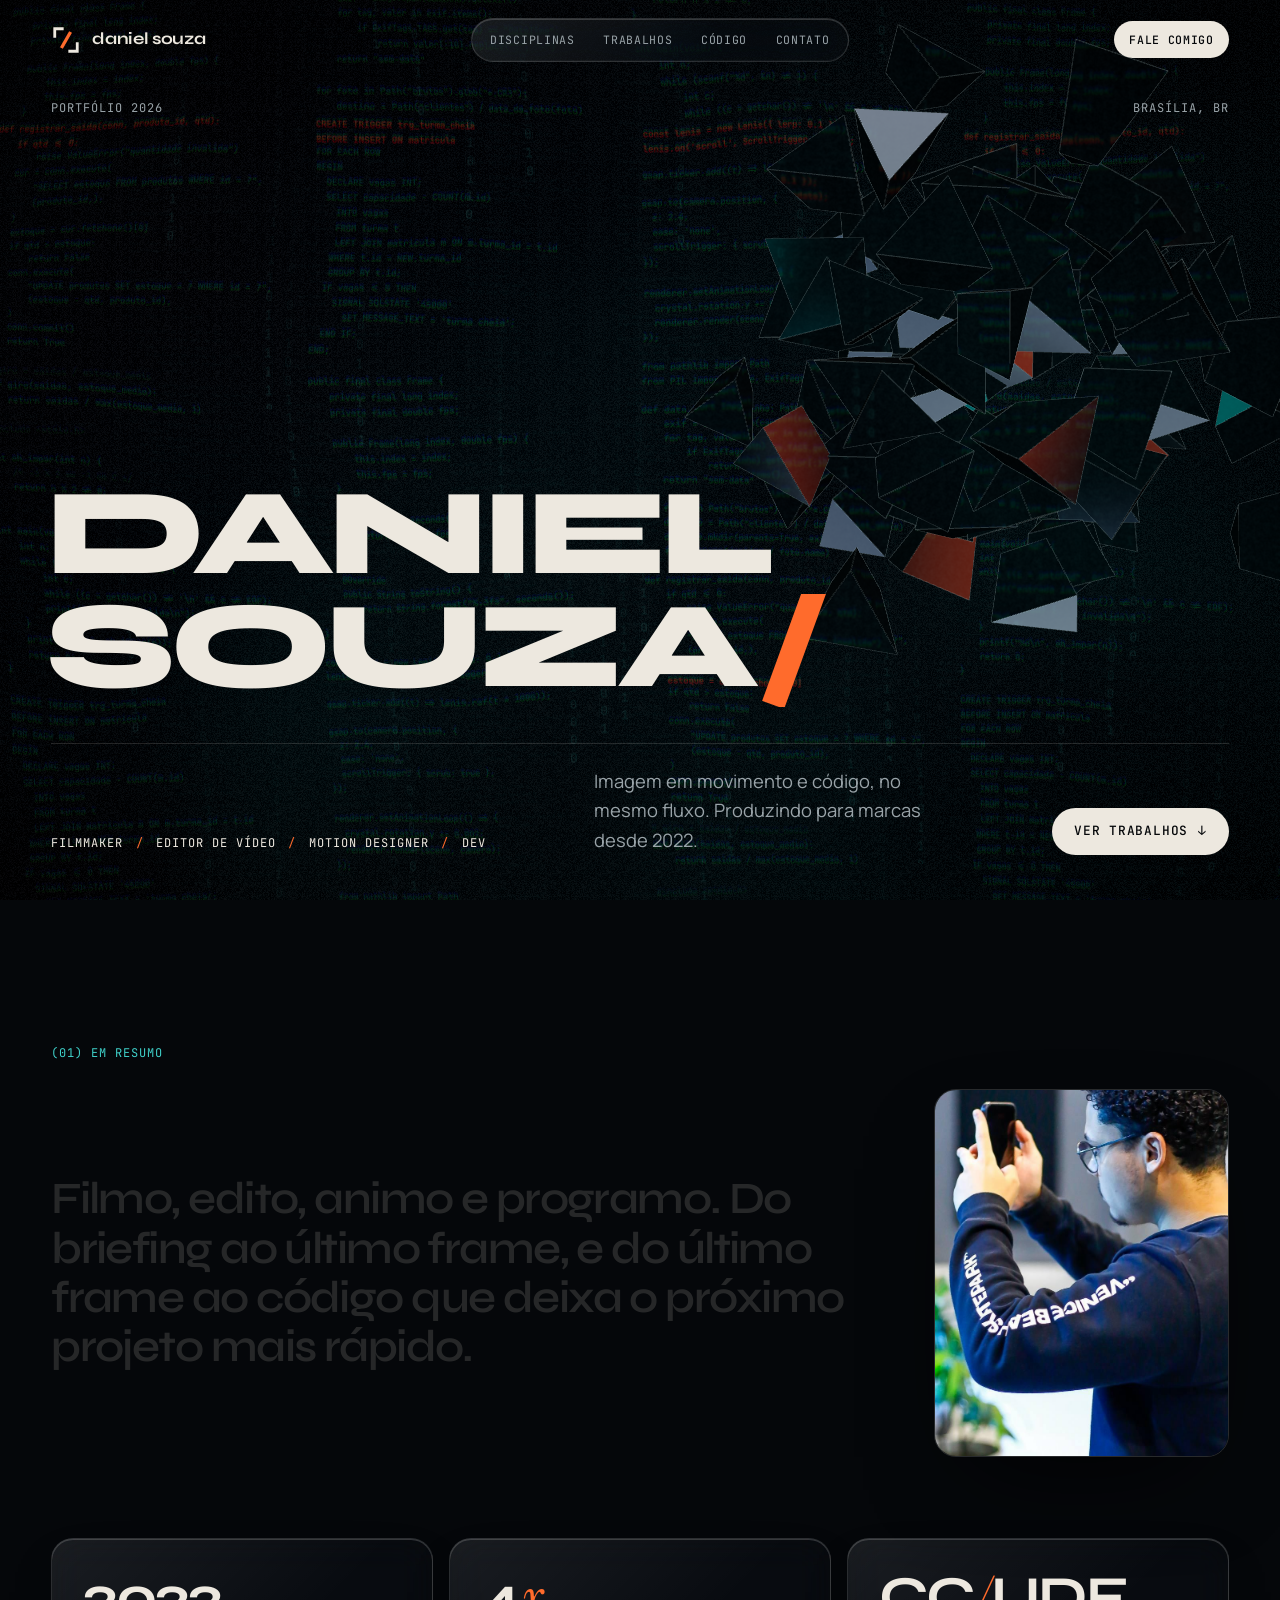
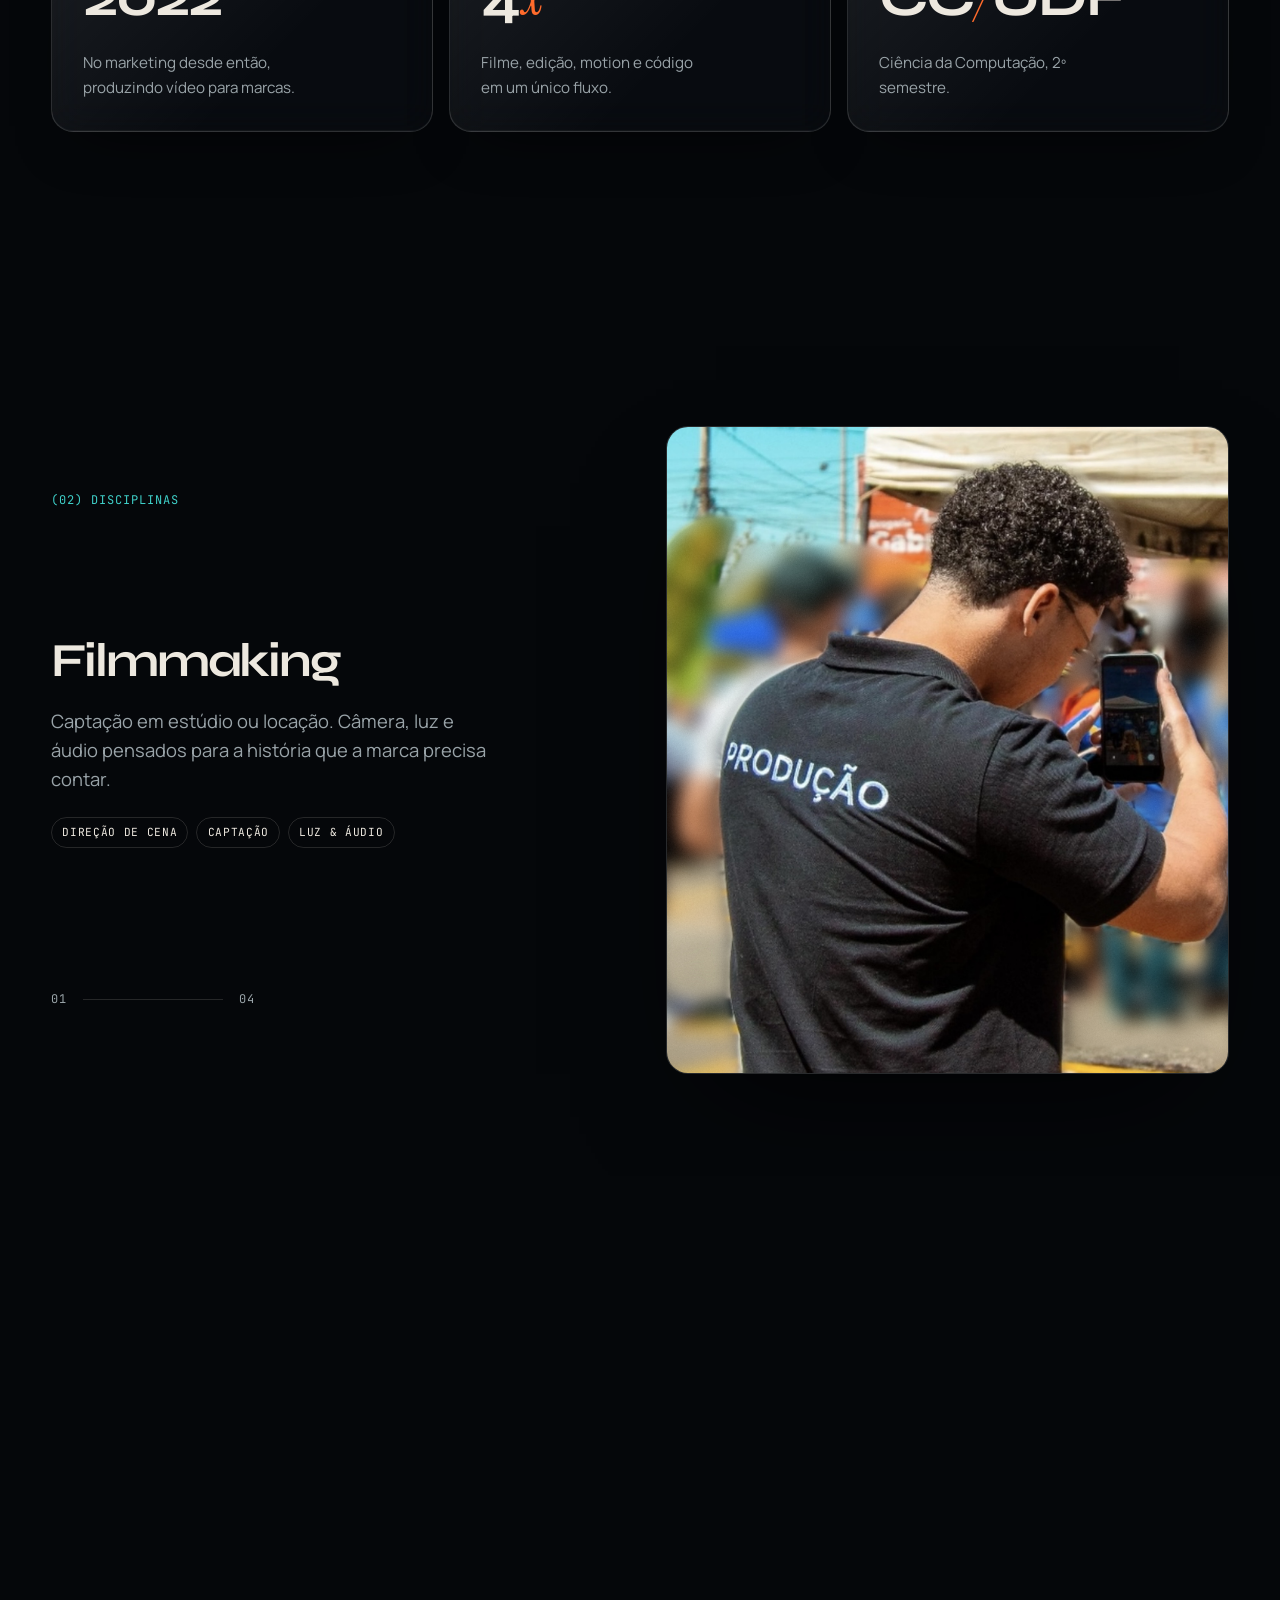
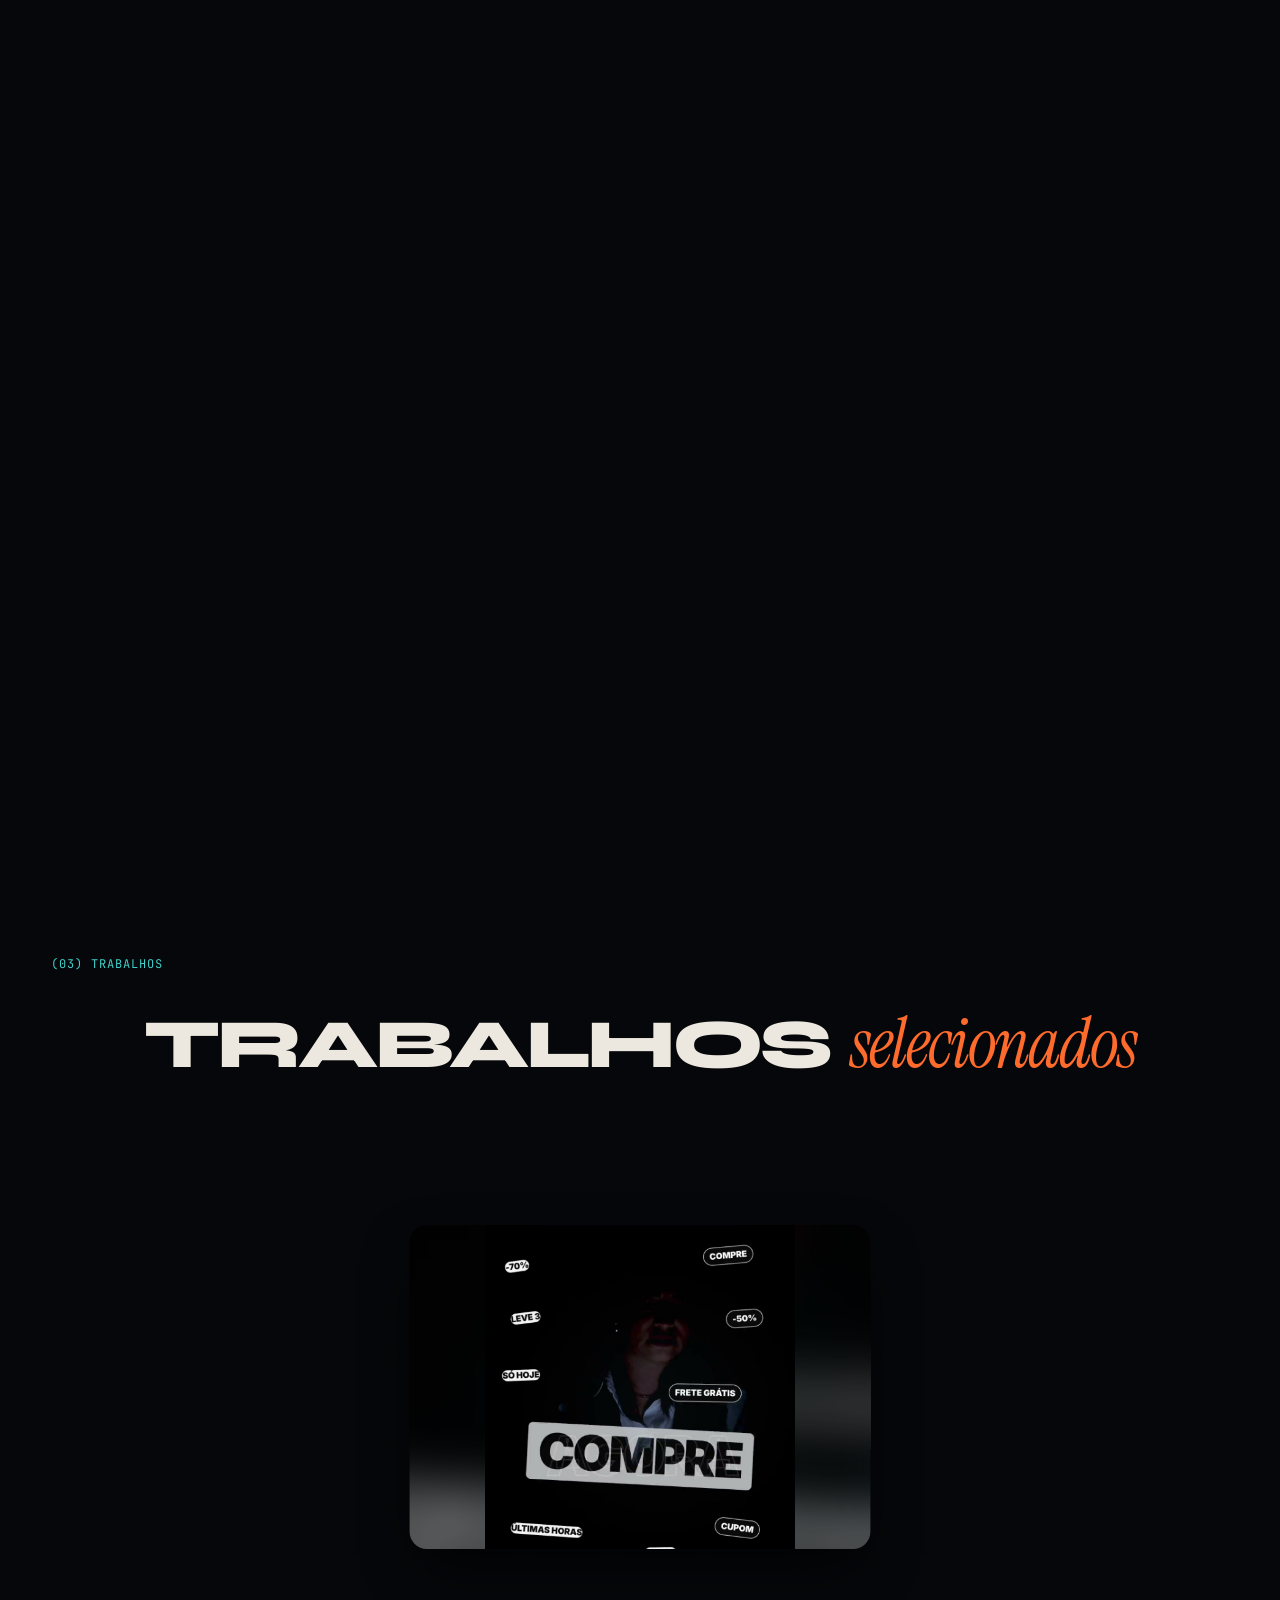
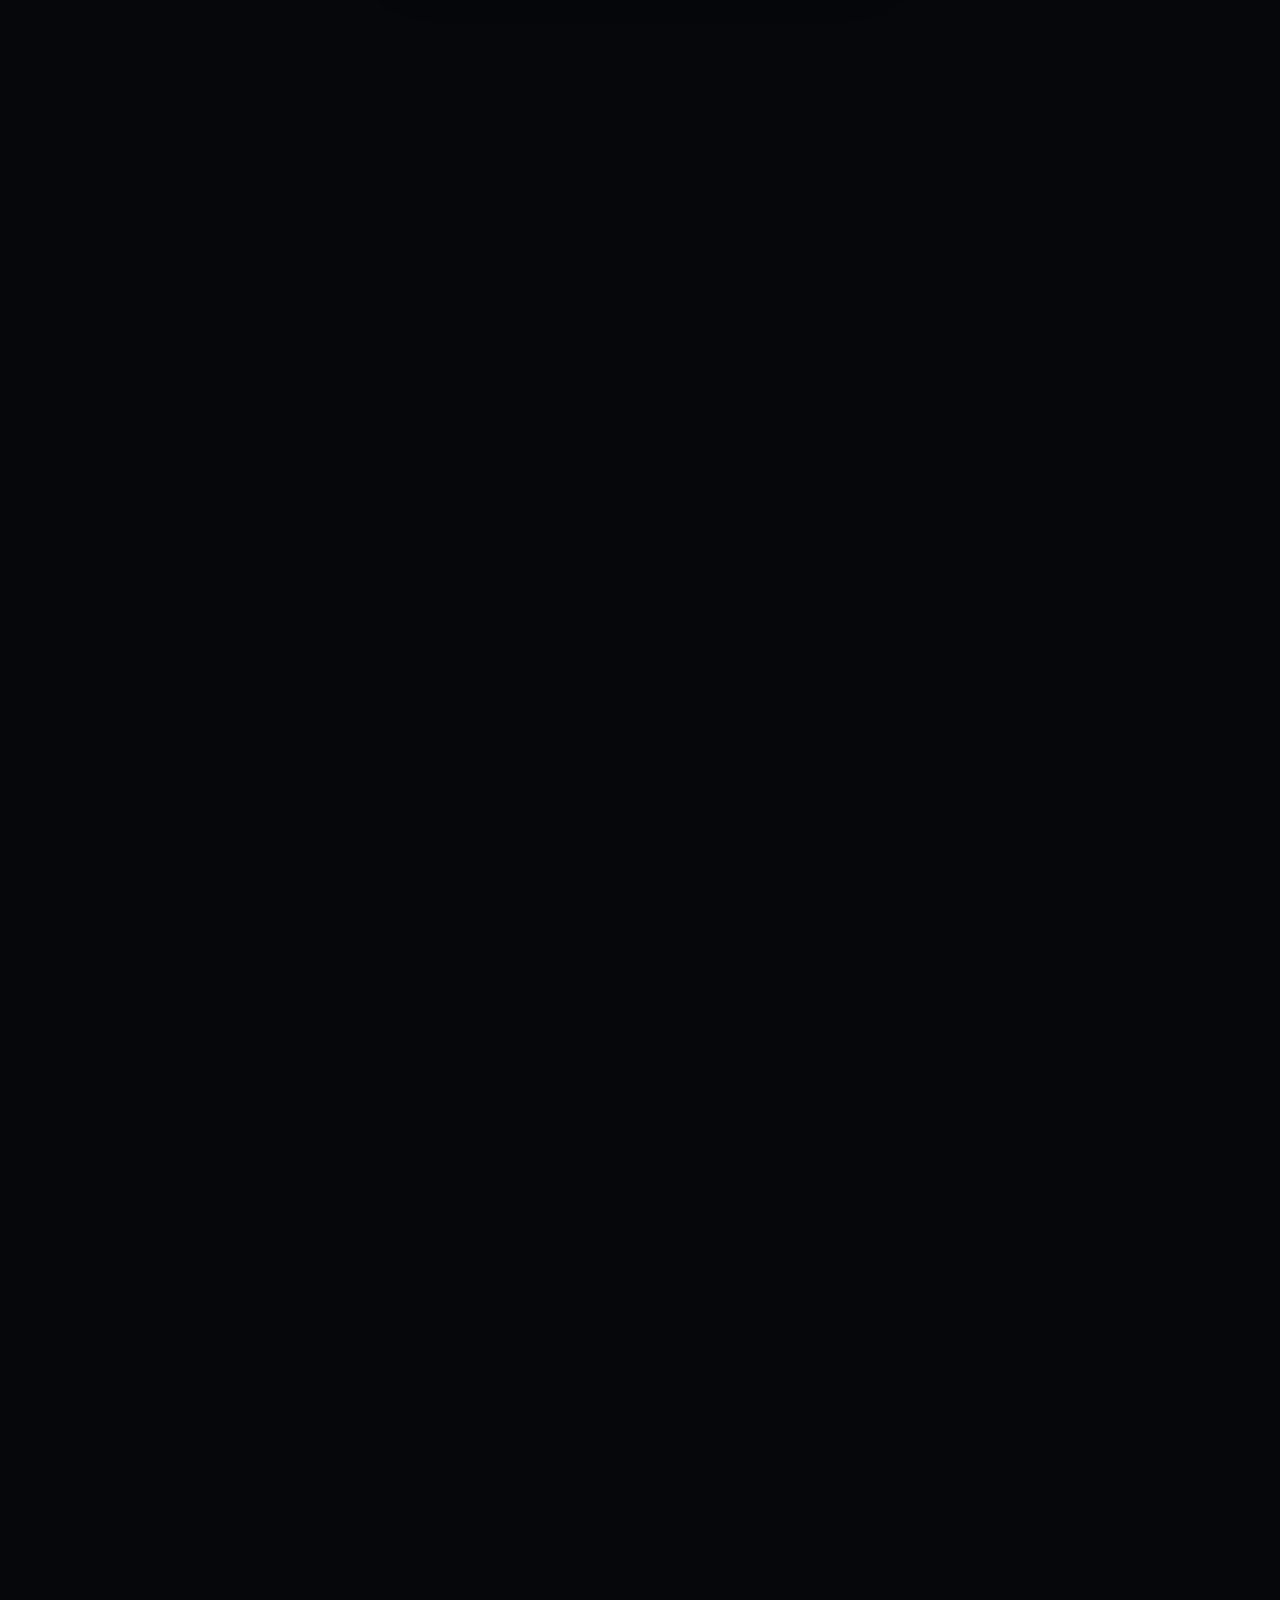
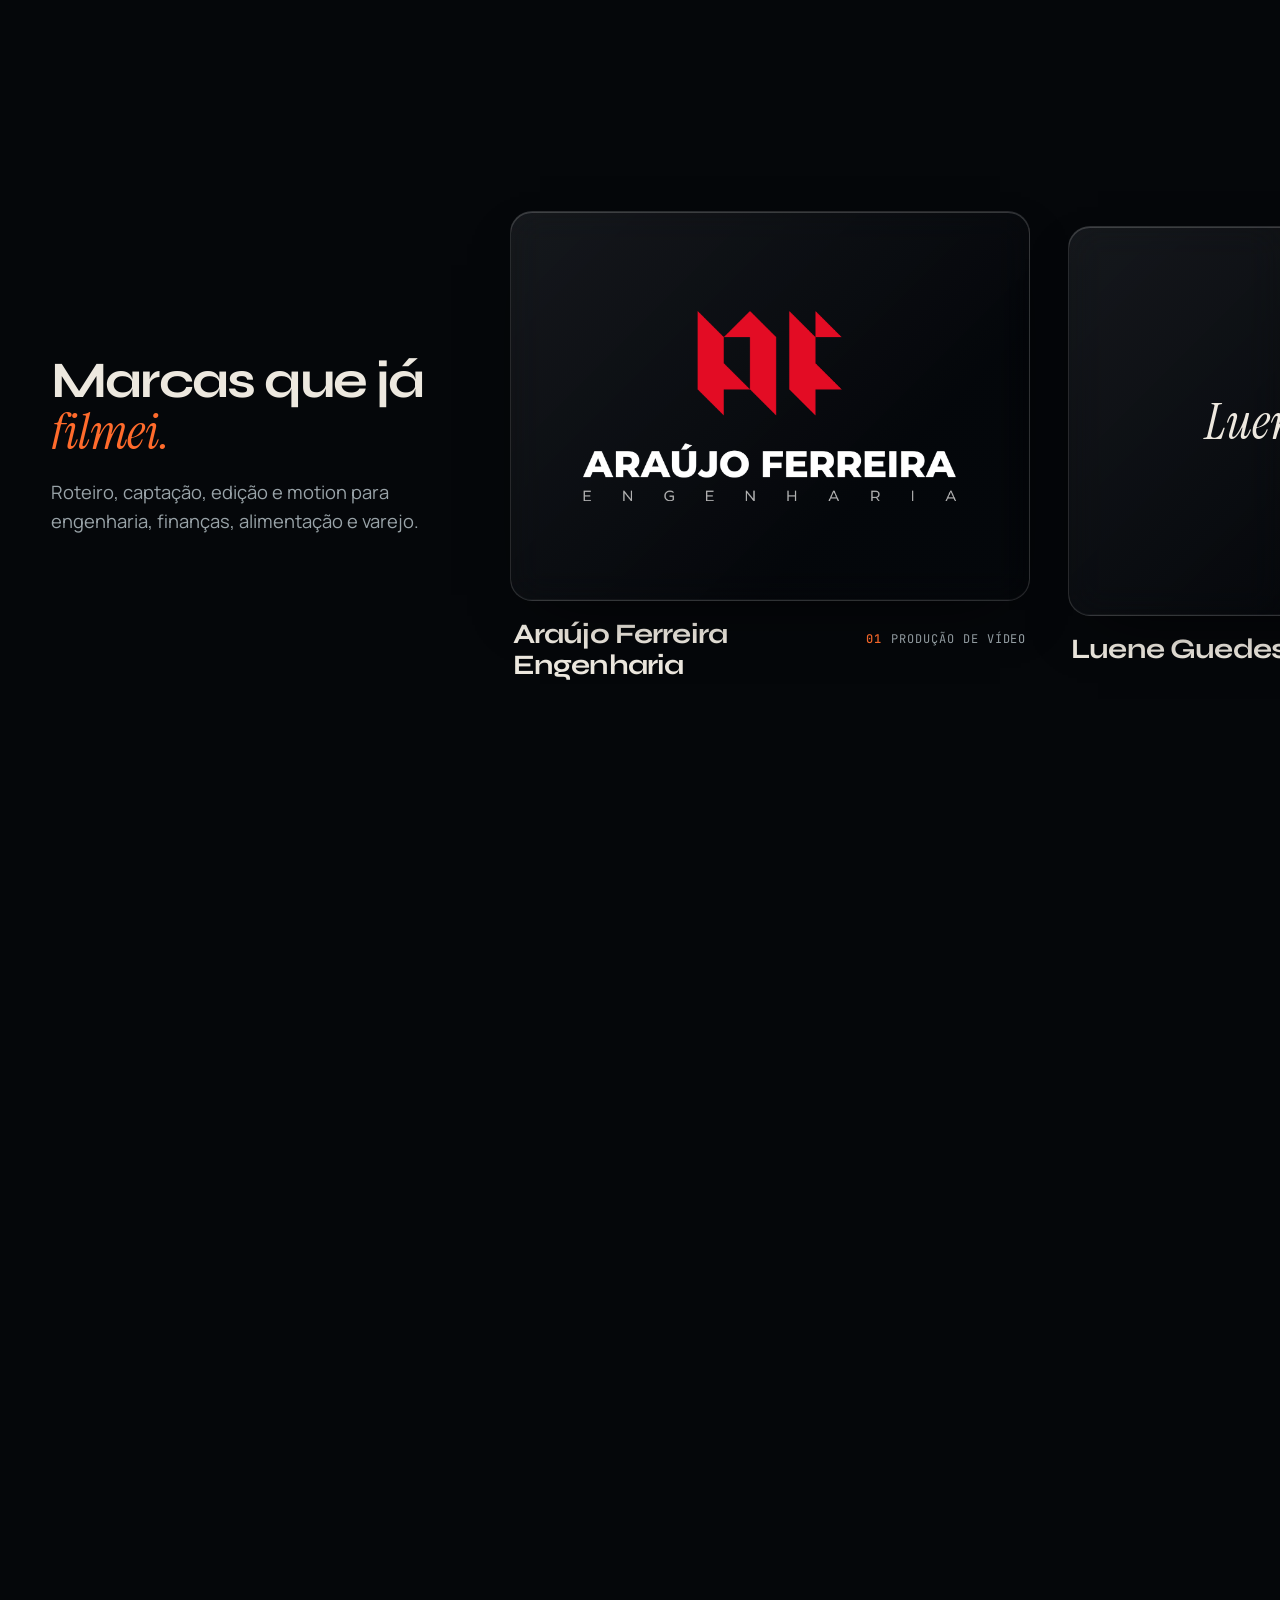
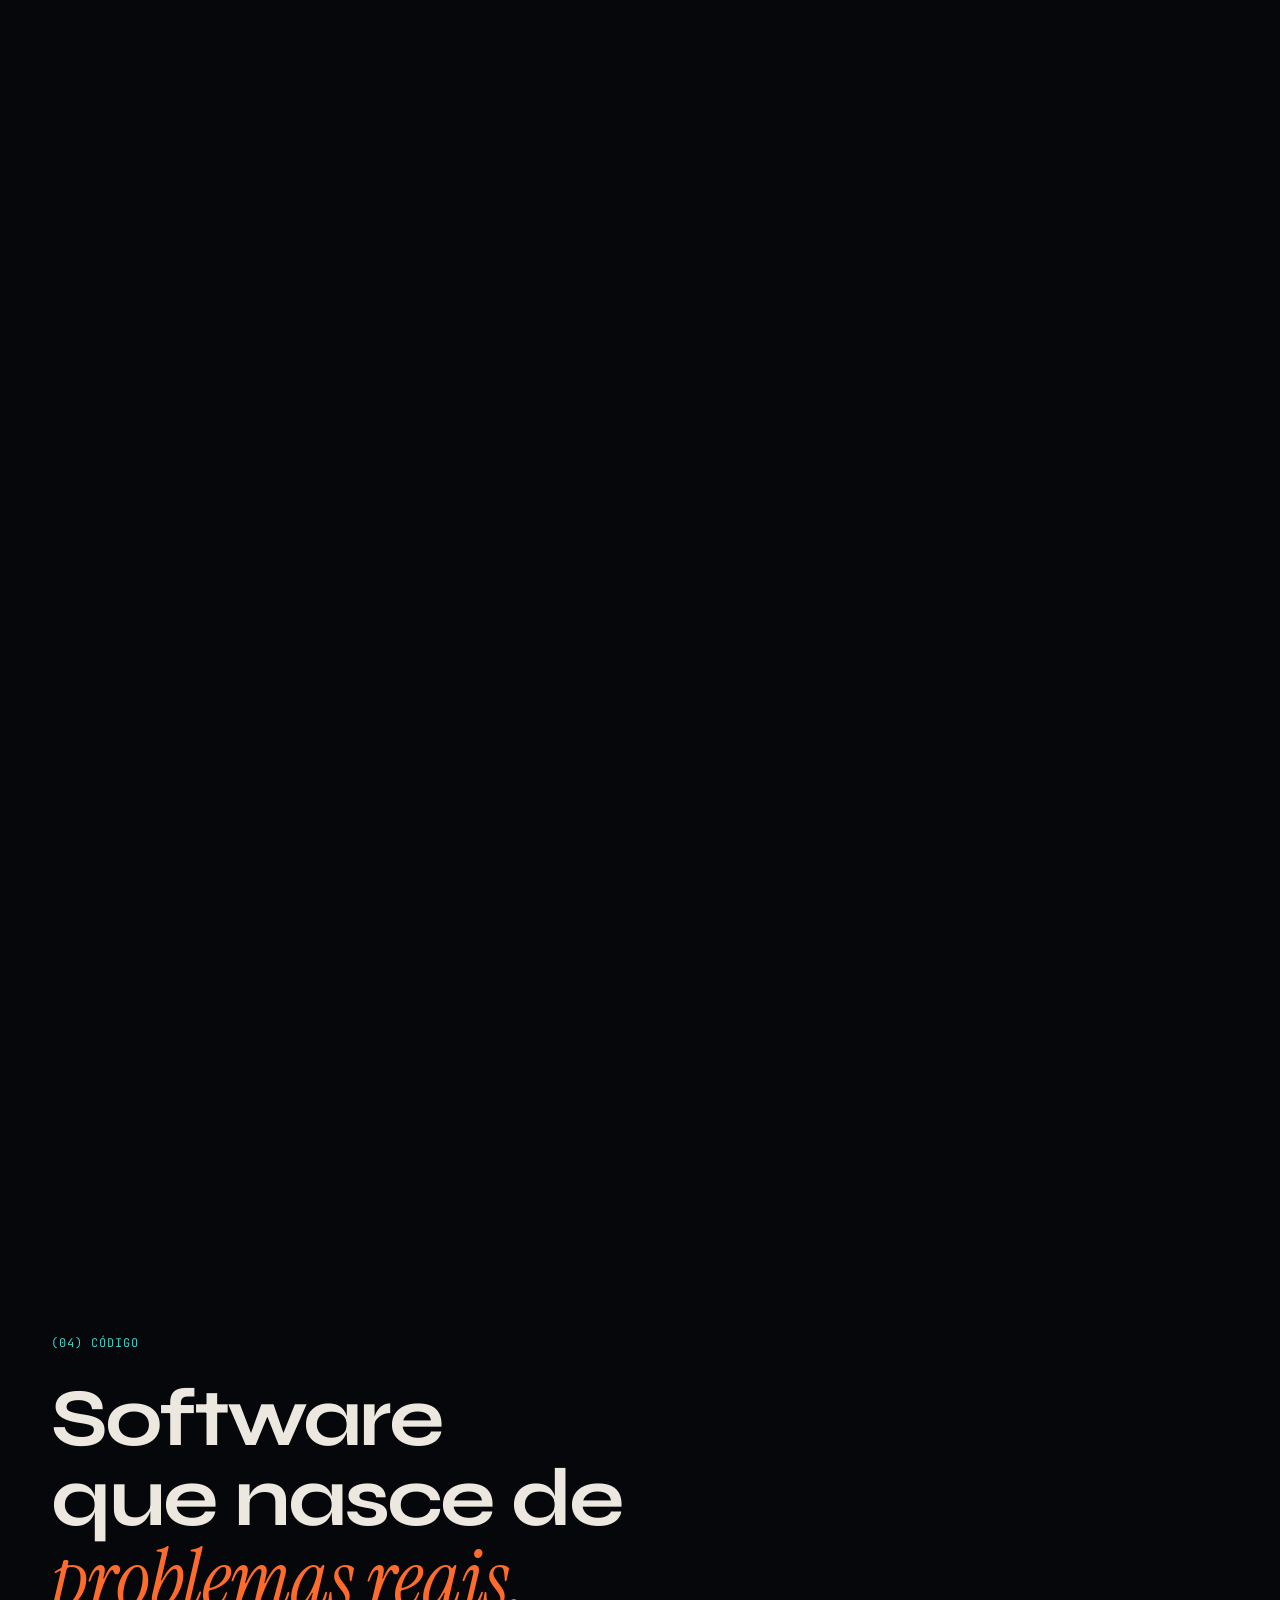
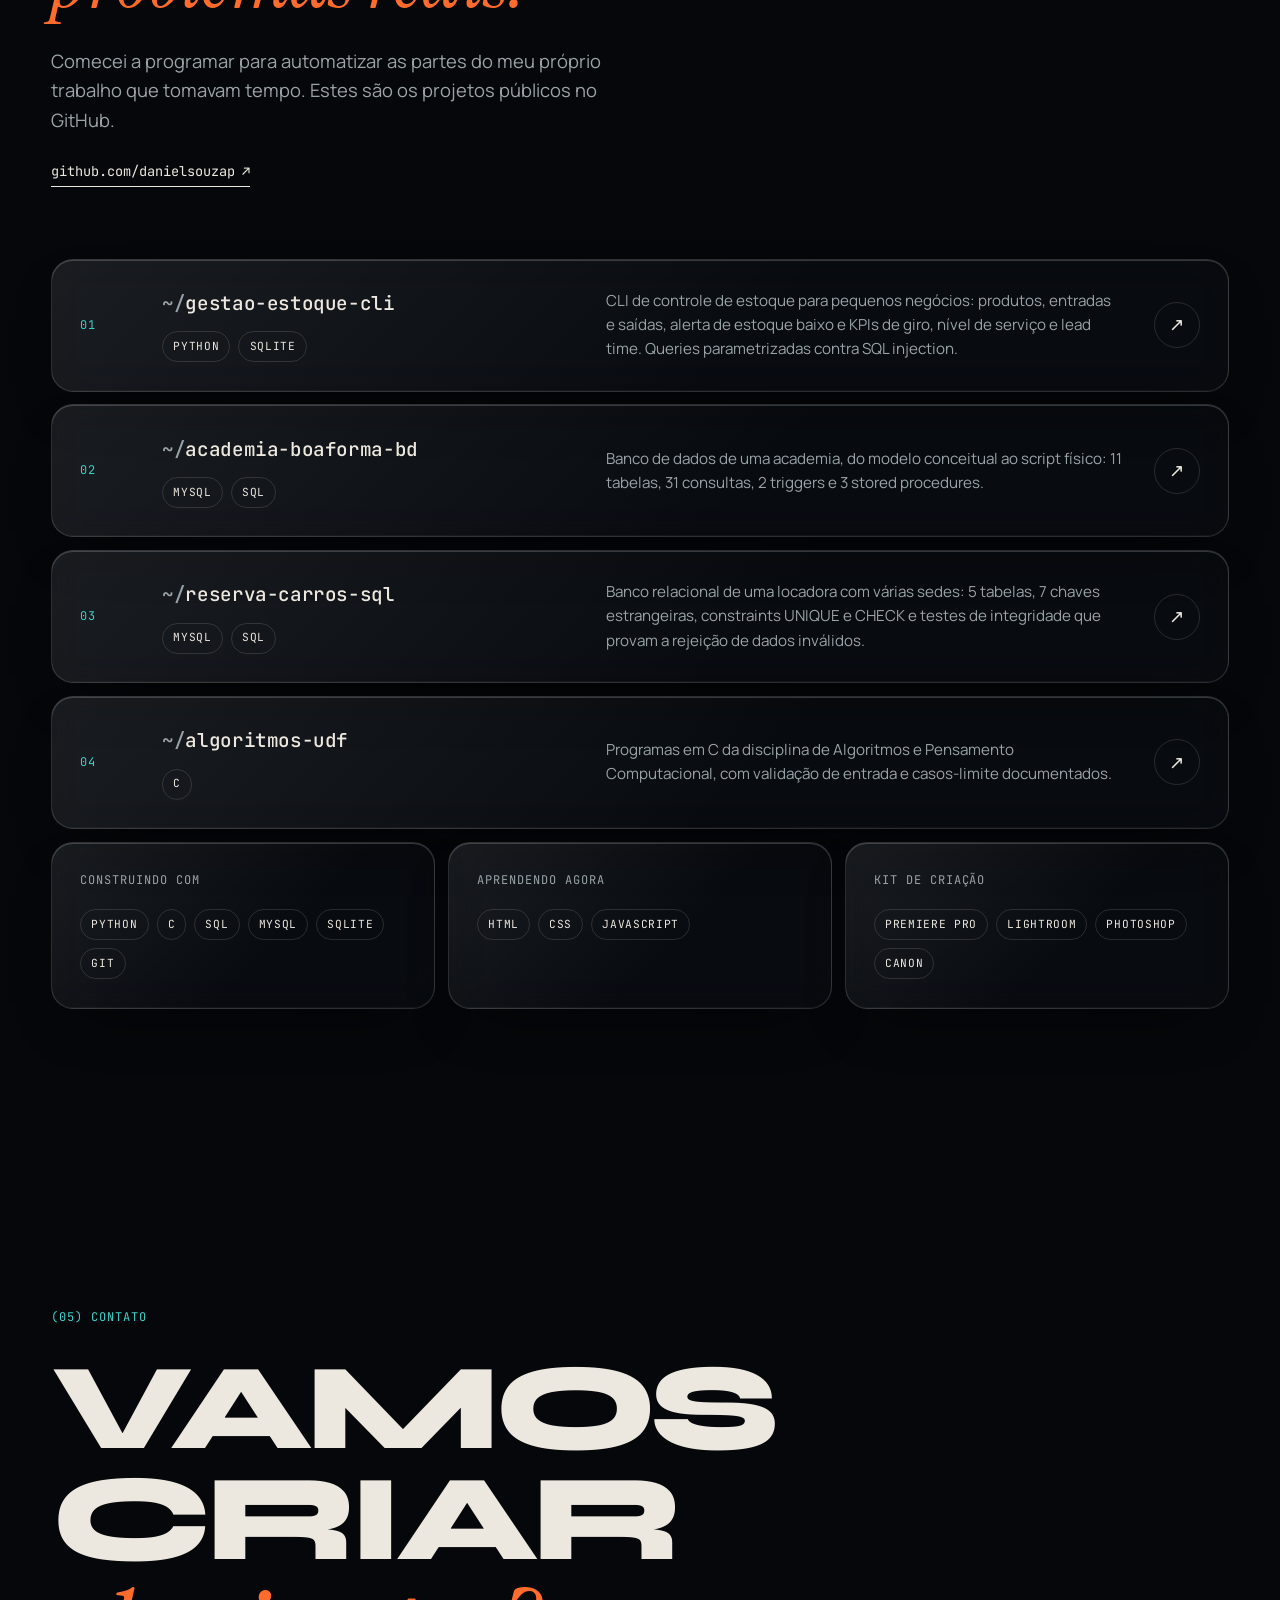
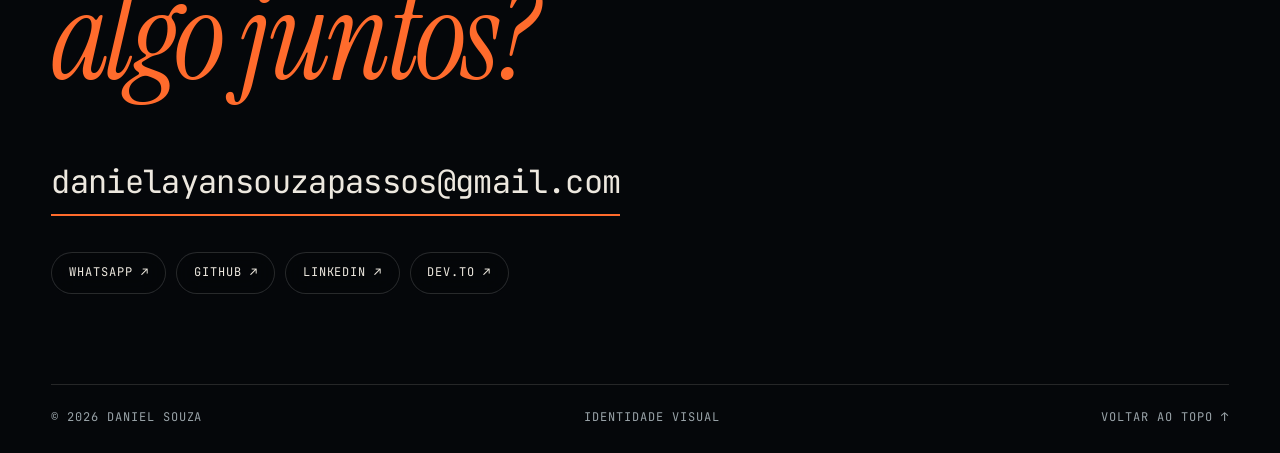
<file: index.html>
<!doctype html>
<html lang="pt-BR">
<head>
  <meta charset="utf-8">
  <meta name="viewport" content="width=device-width, initial-scale=1">
  <title>Daniel Souza — Filmmaker, editor, motion designer e dev</title>
  <meta name="description" content="Portfólio de Daniel Souza: filmmaking, edição de vídeo, motion design e desenvolvimento. Brasília, DF.">
  <meta name="theme-color" content="#05070a">
  <meta property="og:title" content="Daniel Souza — Filme, motion e código">
  <meta property="og:description" content="Filmmaking, edição de vídeo, motion design e desenvolvimento. Brasília, DF.">
  <meta property="og:type" content="website">

  <link rel="icon" href="assets/brand/favicon.svg" type="image/svg+xml">

  <link rel="preconnect" href="https://fonts.googleapis.com">
  <link rel="preconnect" href="https://fonts.gstatic.com" crossorigin>
  <link href="https://fonts.googleapis.com/css2?family=Instrument+Serif:ital@1&family=JetBrains+Mono:wght@400;500&family=Manrope:wght@400;500;600&family=Syne:wght@600;700;800&display=swap" rel="stylesheet">

  <link rel="stylesheet" href="css/vendor/lenis.css">
  <link rel="stylesheet" href="css/tokens.css">
  <link rel="stylesheet" href="css/base.css">
  <link rel="stylesheet" href="css/components.css">
  <link rel="stylesheet" href="css/sections.css">
</head>

<body class="is-loading">
  <!-- Fundo WebGL: código vivo + vidro líquido + cristal 3D -->
  <canvas class="gl" id="gl" aria-hidden="true"></canvas>

  <!-- Preloader -->
  <div class="preloader" data-preloader>
    <div class="preloader__inner">
      <svg class="preloader__mark" viewBox="0 0 64 64" aria-hidden="true">
        <path d="M8 24V8h16" /><path d="M56 40v16H40" /><path class="slash" d="M24 46 40 18" />
      </svg>
      <span class="preloader__num"><span data-preloader-num>0</span>%</span>
    </div>
  </div>

  <!-- Navegação -->
  <header class="nav" data-nav>
    <a class="brand" href="#inicio" aria-label="Daniel Souza, início">
      <svg class="brand__mark" viewBox="0 0 64 64" aria-hidden="true">
        <path d="M8 24V8h16" /><path d="M56 40v16H40" /><path class="slash" d="M24 46 40 18" />
      </svg>
      <span class="brand__name">daniel souza</span>
    </a>

    <nav class="nav__links glass" aria-label="Seções">
      <a href="#disciplinas">Disciplinas</a>
      <a href="#trabalhos">Trabalhos</a>
      <a href="#codigo">Código</a>
      <a href="#contato">Contato</a>
    </nav>

    <a class="btn btn--small nav__cta" href="#contato">Fale comigo</a>

    <button class="nav__burger" type="button" aria-label="Abrir menu" aria-expanded="false" data-burger>
      <span></span><span></span>
    </button>
  </header>

  <div class="menu" data-menu aria-hidden="true">
    <nav aria-label="Menu">
      <a href="#disciplinas"><small>01</small>Disciplinas</a>
      <a href="#trabalhos"><small>02</small>Trabalhos</a>
      <a href="#codigo"><small>03</small>Código</a>
      <a href="#contato"><small>04</small>Contato</a>
    </nav>
  </div>

  <div class="progress" aria-hidden="true"><span data-progress></span></div>

  <main id="main">

    <!-- ============ HERO ============ -->
    <section class="hero" id="inicio" data-scene="hero">
      <div class="hero__meta mono" data-hero-fade>
        <span>Portfólio 2026</span>
        <span>Brasília, BR</span>
      </div>

      <h1 class="hero__title" aria-label="Daniel Souza">
        <span class="hero__line"><span data-hero-line>Daniel</span></span>
        <span class="hero__line"><span data-hero-line>Souza<i>/</i></span></span>
      </h1>

      <div class="hero__foot">
        <p class="hero__roles mono" data-hero-fade>
          Filmmaker <i>/</i> Editor de vídeo <i>/</i> Motion designer <i>/</i> Dev
        </p>
        <p class="hero__lede" data-hero-fade>
          Imagem em movimento e código, no mesmo fluxo. Produzindo para marcas desde 2022.
        </p>
        <a class="btn" href="#trabalhos" data-hero-fade>
          Ver trabalhos <span class="btn__arrow" aria-hidden="true">↓</span>
        </a>
      </div>
    </section>

    <!-- ============ MANIFESTO ============ -->
    <section class="manifesto" id="manifesto" data-scene="manifesto">
      <p class="eyebrow mono" data-reveal>(01) Em resumo</p>
      <div class="manifesto__top">
        <p class="manifesto__text" data-split>
          Filmo, edito, animo e programo. Do briefing ao último frame, e do último frame
          ao código que deixa o próximo projeto mais rápido.
        </p>
        <figure class="manifesto__portrait" data-reveal>
          <img src="assets/img/daniel-filmando.jpg" alt="Daniel Souza filmando com o celular" data-portrait decoding="async">
        </figure>
      </div>

      <ul class="facts">
        <li class="glass" data-reveal>
          <strong>2022</strong>
          <span>No marketing desde então, produzindo vídeo para marcas.</span>
        </li>
        <li class="glass" data-reveal>
          <strong>4<em>x</em></strong>
          <span>Filme, edição, motion e código em um único fluxo.</span>
        </li>
        <li class="glass" data-reveal>
          <strong>CC<em>/</em>UDF</strong>
          <span>Ciência da Computação, 2º semestre.</span>
        </li>
      </ul>
    </section>

    <!-- ============ DISCIPLINAS (troca de imagem no scroll) ============ -->
    <section class="disc" id="disciplinas" data-scene="disciplinas" data-disc>
      <div class="disc__sticky">
        <div class="disc__left">
          <p class="eyebrow mono">(02) Disciplinas</p>
          <div class="disc__items" data-disc-items></div>
          <div class="disc__counter mono">
            <span data-disc-current>01</span>
            <span class="disc__bar"><i data-disc-bar></i></span>
            <span>04</span>
          </div>
        </div>
        <div class="disc__right">
          <div class="disc__frame" data-disc-media></div>
        </div>
      </div>
    </section>

    <!-- ============ TRABALHOS ============ -->
    <section class="work" id="trabalhos" data-scene="trabalhos">
      <!-- zoom in do showreel -->
      <div class="reel" data-reel>
        <div class="reel__sticky">
          <p class="eyebrow mono reel__eyebrow">(03) Trabalhos</p>
          <h2 class="reel__title" aria-label="Trabalhos selecionados">
            <span data-reel-word="left">Trabalhos</span>
            <span data-reel-word="right"><em>selecionados</em></span>
          </h2>
          <div class="reel__frame" data-reel-frame>
            <div class="reel__media" data-reel-media></div>
            <div class="reel__caption mono" data-reel-caption></div>
          </div>
        </div>
      </div>

      <!-- galeria horizontal -->
      <div class="gallery" data-gallery>
        <div class="gallery__sticky">
          <div class="gallery__track" data-gallery-track></div>
        </div>
      </div>
    </section>

    <!-- ============ CÓDIGO ============ -->
    <section class="code" id="codigo" data-scene="codigo">
      <header class="code__head">
        <p class="eyebrow mono" data-reveal>(04) Código</p>
        <h2 class="h2" data-reveal>Software que nasce de <em>problemas reais.</em></h2>
        <p class="code__lede" data-reveal>
          Comecei a programar para automatizar as partes do meu próprio trabalho que tomavam tempo.
          Estes são os projetos públicos no GitHub.
        </p>
        <a class="link" href="https://github.com/danielsouzap" target="_blank" rel="noopener" data-reveal>
          github.com/danielsouzap <span aria-hidden="true">↗</span>
        </a>
      </header>

      <ol class="repos" data-repos></ol>

      <div class="stack" data-stack></div>
    </section>

    <!-- ============ CONTATO ============ -->
    <section class="contact" id="contato" data-scene="contato">
      <p class="eyebrow mono" data-reveal>(05) Contato</p>
      <h2 class="contact__title" data-contact-title>
        <span class="hero__line"><span>Vamos criar</span></span>
        <span class="hero__line"><span><em>algo juntos?</em></span></span>
      </h2>

      <a class="contact__mail" href="mailto:danielayansouzapassos@gmail.com" data-reveal>
        danielayansouzapassos@gmail.com
      </a>

      <ul class="contact__links mono" data-reveal>
        <li><a href="https://wa.me/5561998858859" target="_blank" rel="noopener">WhatsApp ↗</a></li>
        <li><a href="https://github.com/danielsouzap" target="_blank" rel="noopener">GitHub ↗</a></li>
        <li><a href="https://www.linkedin.com/in/danielsouzap" target="_blank" rel="noopener">LinkedIn ↗</a></li>
        <li><a href="https://dev.to/danielsouzap" target="_blank" rel="noopener">DEV.to ↗</a></li>
      </ul>

      <footer class="footer mono">
        <span>© 2026 Daniel Souza</span>
        <a href="html/identidade.html">Identidade visual</a>
        <a href="#inicio">Voltar ao topo ↑</a>
      </footer>
    </section>
  </main>

  <!-- Lightbox de vídeo -->
  <div class="lightbox" data-lightbox aria-hidden="true" role="dialog" aria-label="Vídeo">
    <button class="lightbox__close mono" type="button" data-lightbox-close>Fechar ✕</button>
    <div class="lightbox__stage" data-lightbox-stage></div>
  </div>

  <noscript>
    <style>.preloader{display:none}body.is-loading{overflow:auto}</style>
  </noscript>

  <!-- Bibliotecas -->
  <script src="js/vendor/gsap.min.js"></script>
  <script src="js/vendor/ScrollTrigger.min.js"></script>
  <script src="js/vendor/lenis.min.js"></script>
  <!-- Aplicação -->
  <script type="module" src="js/main.js"></script>
</body>
</html>
</file>
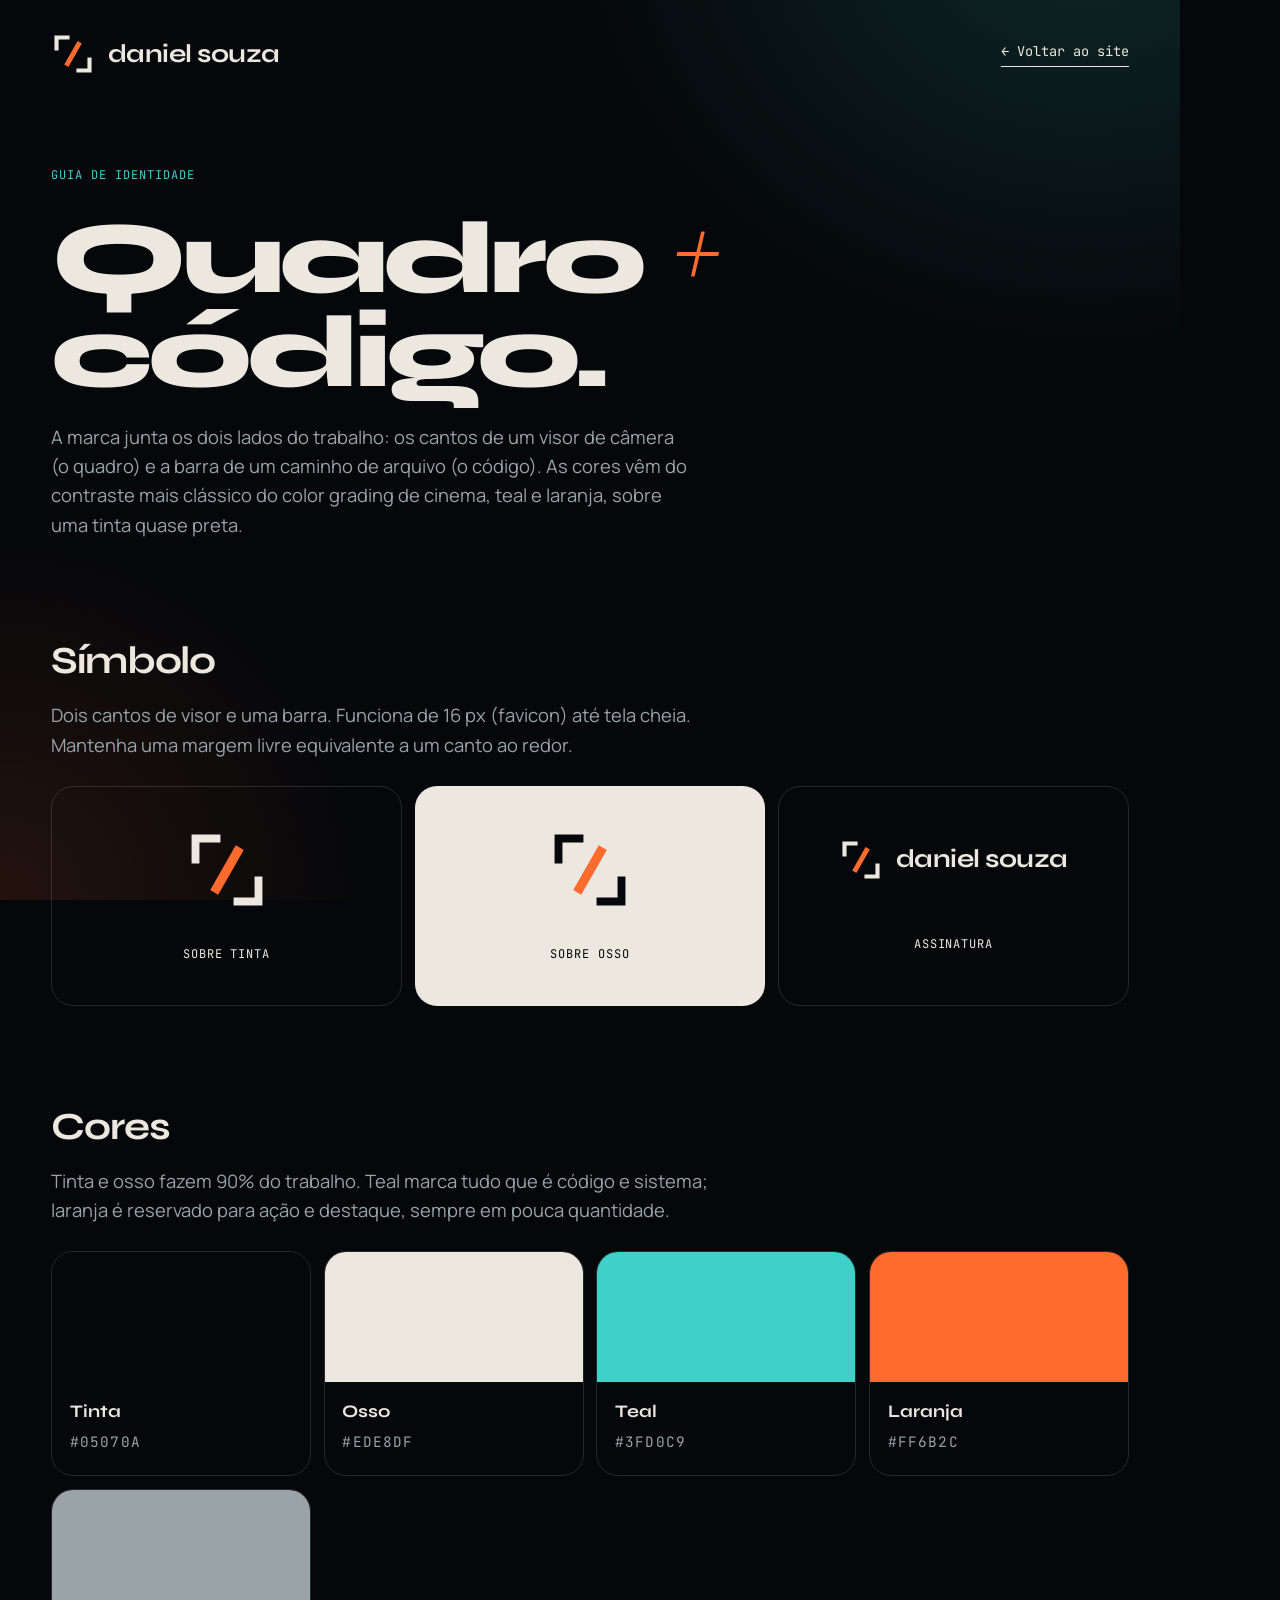
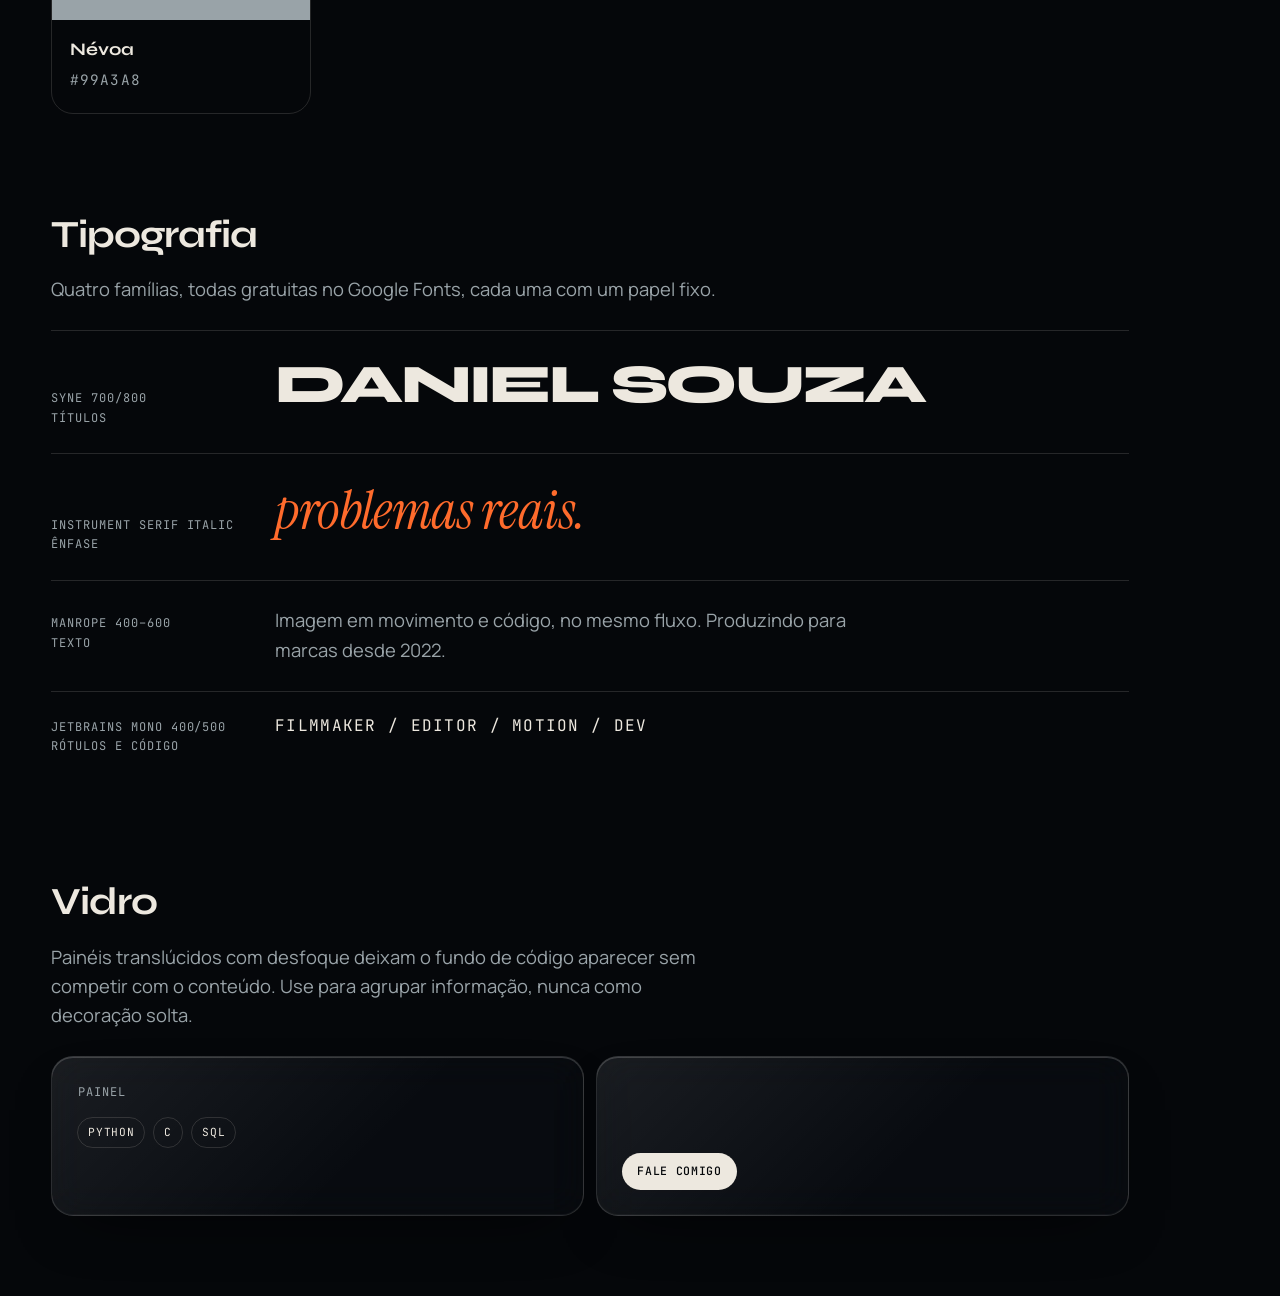
<file: html/identidade.html>
<!doctype html>
<html lang="pt-BR">
<head>
  <meta charset="utf-8">
  <meta name="viewport" content="width=device-width, initial-scale=1">
  <title>Identidade visual — Daniel Souza</title>
  <meta name="robots" content="noindex">
  <link rel="icon" href="../assets/brand/favicon.svg" type="image/svg+xml">
  <link rel="preconnect" href="https://fonts.googleapis.com">
  <link rel="preconnect" href="https://fonts.gstatic.com" crossorigin>
  <link href="https://fonts.googleapis.com/css2?family=Instrument+Serif:ital@1&family=JetBrains+Mono:wght@400;500&family=Manrope:wght@400;500;600&family=Syne:wght@600;700;800&display=swap" rel="stylesheet">
  <link rel="stylesheet" href="../css/tokens.css">
  <link rel="stylesheet" href="../css/base.css">
  <link rel="stylesheet" href="../css/components.css">
  <link rel="stylesheet" href="../css/brand.css">
</head>
<body class="brand">
  <div class="brand__wrap">
    <header class="brand__top">
      <a class="lockup" href="../index.html"><img src="../assets/brand/mark.svg" alt="">daniel souza</a>
      <a class="link" href="../index.html">← Voltar ao site</a>
    </header>

    <p class="eyebrow mono">Guia de identidade</p>
    <h1>Quadro <em>+</em> código.</h1>
    <p class="brand__intro">
      A marca junta os dois lados do trabalho: os cantos de um visor de câmera (o quadro)
      e a barra de um caminho de arquivo (o código). As cores vêm do contraste mais clássico
      do color grading de cinema, teal e laranja, sobre uma tinta quase preta.
    </p>

    <section class="brand__section">
      <h2>Símbolo</h2>
      <p>Dois cantos de visor e uma barra. Funciona de 16 px (favicon) até tela cheia. Mantenha uma margem livre equivalente a um canto ao redor.</p>
      <div class="brand__grid">
        <div class="logo-tile"><img src="../assets/brand/mark.svg" alt="Símbolo sobre fundo escuro"><span class="mono">Sobre tinta</span></div>
        <div class="logo-tile logo-tile--light"><img src="../assets/brand/mark-dark.svg" alt="Símbolo sobre fundo claro"><span class="mono">Sobre osso</span></div>
        <div class="logo-tile"><div class="lockup"><img src="../assets/brand/mark.svg" alt="">daniel souza</div><span class="mono">Assinatura</span></div>
      </div>
    </section>

    <section class="brand__section">
      <h2>Cores</h2>
      <p>Tinta e osso fazem 90% do trabalho. Teal marca tudo que é código e sistema; laranja é reservado para ação e destaque, sempre em pouca quantidade.</p>
      <div class="brand__grid">
        <div class="swatch"><i style="background:#05070a"></i><div><b>Tinta</b><span class="mono">#05070A</span></div></div>
        <div class="swatch"><i style="background:#ede8df"></i><div><b>Osso</b><span class="mono">#EDE8DF</span></div></div>
        <div class="swatch"><i style="background:#3fd0c9"></i><div><b>Teal</b><span class="mono">#3FD0C9</span></div></div>
        <div class="swatch"><i style="background:#ff6b2c"></i><div><b>Laranja</b><span class="mono">#FF6B2C</span></div></div>
        <div class="swatch"><i style="background:#99a3a8"></i><div><b>Névoa</b><span class="mono">#99A3A8</span></div></div>
      </div>
    </section>

    <section class="brand__section">
      <h2>Tipografia</h2>
      <p>Quatro famílias, todas gratuitas no Google Fonts, cada uma com um papel fixo.</p>
      <div class="type-row"><small class="mono">Syne 700/800<br>Títulos</small><p style="font-family:var(--font-display);font-weight:800;letter-spacing:-.05em;text-transform:uppercase">Daniel Souza</p></div>
      <div class="type-row"><small class="mono">Instrument Serif Italic<br>Ênfase</small><p><em>problemas reais.</em></p></div>
      <div class="type-row"><small class="mono">Manrope 400–600<br>Texto</small><p style="font-size:1.15rem;line-height:1.6;max-width:52ch;color:var(--mute)">Imagem em movimento e código, no mesmo fluxo. Produzindo para marcas desde 2022.</p></div>
      <div class="type-row"><small class="mono">JetBrains Mono 400/500<br>Rótulos e código</small><p class="mono" style="font-size:1rem">Filmmaker / Editor / Motion / Dev</p></div>
    </section>

    <section class="brand__section">
      <h2>Vidro</h2>
      <p>Painéis translúcidos com desfoque deixam o fundo de código aparecer sem competir com o conteúdo. Use para agrupar informação, nunca como decoração solta.</p>
      <div class="brand__grid">
        <div class="glass" style="padding:1.6rem;min-height:160px"><p class="mono" style="color:var(--mute);margin-bottom:1rem">Painel</p><div class="chips"><span class="chip">Python</span><span class="chip">C</span><span class="chip">SQL</span></div></div>
        <div class="glass" style="padding:1.6rem;min-height:160px;display:flex;align-items:flex-end"><a class="btn btn--small" href="../index.html#contato">Fale comigo</a></div>
      </div>
    </section>
  </div>
</body>
</html>
</file>
<file: css/vendor/lenis.css>
html.lenis,html.lenis body{height:auto}.lenis.lenis-smooth [data-lenis-prevent]{overscroll-behavior:contain}.lenis.lenis-stopped{overflow:clip}.lenis.lenis-smooth iframe{pointer-events:none}
</file>
<file: css/tokens.css>
/* ==========================================================================
   TOKENS — identidade visual Daniel Souza
   Conceito: "teal & orange", o contraste clássico do color grading de cinema,
   aplicado sobre tinta quase preta. Teal = código. Laranja = luz / ação.
   ========================================================================== */

:root {
  /* Cores */
  --ink: #05070a;
  --ink-2: #0b1015;
  --bone: #ede8df;
  --mute: #99a3a8;
  --teal: #3fd0c9;
  --teal-deep: #0b2a30;
  --orange: #ff6b2c;
  --line: rgba(237, 232, 223, 0.14);

  /* Vidro */
  --glass-bg: linear-gradient(135deg, rgba(255, 255, 255, 0.09), rgba(255, 255, 255, 0.02) 60%);
  --glass-border: rgba(255, 255, 255, 0.14);
  --glass-blur: 18px;

  /* Tipografia */
  --font-display: 'Syne', 'Helvetica Neue', Arial, sans-serif;
  --font-body: 'Manrope', system-ui, -apple-system, 'Segoe UI', sans-serif;
  --font-mono: 'JetBrains Mono', ui-monospace, 'SF Mono', Menlo, monospace;
  --font-serif: 'Instrument Serif', Georgia, serif;

  --fs-hero: clamp(3rem, 9.6vw, 11rem);
  --fs-h2: clamp(2.4rem, 6.4vw, 6rem);
  --fs-lead: clamp(1.7rem, 4.3vw, 4rem);
  --fs-body: clamp(1rem, 0.35vw + 0.92rem, 1.15rem);
  --fs-mono: 0.75rem;

  /* Espaço */
  --gutter: clamp(1.1rem, 4vw, 4rem);
  --section: clamp(6rem, 16vh, 12rem);
  --radius: 22px;
  --radius-sm: 12px;

  /* Movimento */
  --ease-out: cubic-bezier(0.16, 1, 0.3, 1);
  --ease-io: cubic-bezier(0.7, 0, 0.2, 1);

  /* Camadas */
  --z-gl: 0;
  --z-content: 1;
  --z-nav: 50;
  --z-menu: 45;
  --z-lightbox: 80;
  --z-preloader: 90;
}
</file>
<file: css/base.css>
/* ==========================================================================
   BASE — reset, tipografia e utilitários
   ========================================================================== */

*,
*::before,
*::after {
  box-sizing: border-box;
}

html {
  background: var(--ink);
  -webkit-text-size-adjust: 100%;
  scrollbar-width: thin;
  scrollbar-color: rgba(237, 232, 223, 0.25) transparent;
}

body {
  margin: 0;
  color: var(--bone);
  font-family: var(--font-body);
  font-size: var(--fs-body);
  line-height: 1.6;
  -webkit-font-smoothing: antialiased;
  -moz-osx-font-smoothing: grayscale;
  overflow-x: clip;
}

body.is-loading {
  overflow: hidden;
}

h1,
h2,
h3,
p,
ul,
ol {
  margin: 0;
  padding: 0;
}

ul,
ol {
  list-style: none;
}

a {
  color: inherit;
  text-decoration: none;
}

img,
video,
svg {
  display: block;
  max-width: 100%;
}

button {
  font: inherit;
  color: inherit;
  background: none;
  border: 0;
  padding: 0;
  cursor: pointer;
}

::selection {
  background: var(--orange);
  color: var(--ink);
}

:focus-visible {
  outline: 2px solid var(--teal);
  outline-offset: 4px;
  border-radius: 4px;
}

/* Fundo WebGL ------------------------------------------------------------- */

.gl {
  position: fixed;
  inset: 0;
  width: 100%;
  height: 100%;
  z-index: var(--z-gl);
  pointer-events: none;
}

/* Fallback sem WebGL */
.no-webgl body {
  background:
    radial-gradient(60vw 60vw at 80% 10%, rgba(63, 208, 201, 0.14), transparent 60%),
    radial-gradient(50vw 50vw at 10% 90%, rgba(255, 107, 44, 0.1), transparent 60%),
    var(--ink);
  background-attachment: fixed;
}

main {
  position: relative;
  z-index: var(--z-content);
}

/* Tipografia --------------------------------------------------------------- */

.mono {
  font-family: var(--font-mono);
  font-size: var(--fs-mono);
  letter-spacing: 0.08em;
  text-transform: uppercase;
}

.eyebrow {
  color: var(--teal);
  margin-bottom: 1.6rem;
}

.h2 {
  font-family: var(--font-display);
  font-weight: 700;
  font-size: var(--fs-h2);
  line-height: 0.98;
  letter-spacing: -0.035em;
  text-wrap: balance;
}

em {
  font-family: var(--font-serif);
  font-style: italic;
  font-weight: 400;
  letter-spacing: -0.01em;
  color: var(--orange);
}

.link {
  display: inline-flex;
  gap: 0.5em;
  font-family: var(--font-mono);
  font-size: 0.85rem;
  padding-bottom: 0.3em;
  background: linear-gradient(currentColor, currentColor) 0 100% / 100% 1px no-repeat;
  transition: color 0.3s, background-size 0.5s var(--ease-out);
}

.link:hover {
  color: var(--teal);
  background-size: 0% 1px;
  background-position: 100% 100%;
}

@media (prefers-reduced-motion: reduce) {
  *,
  *::before,
  *::after {
    animation-duration: 0.01ms !important;
    transition-duration: 0.01ms !important;
  }
}
</file>
<file: css/sections.css>
/* ==========================================================================
   SEÇÕES
   ========================================================================== */

/* HERO --------------------------------------------------------------------- */

.hero {
  position: relative;
  min-height: 100svh;
  display: flex;
  flex-direction: column;
  justify-content: flex-end;
  padding: 7rem var(--gutter) clamp(2rem, 5vh, 3.5rem);
}

.hero__meta {
  position: absolute;
  top: 6.2rem;
  left: var(--gutter);
  right: var(--gutter);
  display: flex;
  justify-content: space-between;
  color: var(--mute);
}

.hero__title {
  font-family: var(--font-display);
  font-weight: 800;
  font-size: var(--fs-hero);
  line-height: 0.86;
  letter-spacing: -0.055em;
  text-transform: uppercase;
  margin-left: -0.04em;
}

.hero__line {
  display: block;
  overflow: hidden;
  padding-bottom: 0.06em;
}

.hero__line > span {
  display: inline-block;
  will-change: transform;
}

.hero__title i {
  font-style: normal;
  color: var(--orange);
  margin-left: 0.02em;
}

.hero__foot {
  display: grid;
  grid-template-columns: 1.2fr 1fr auto;
  align-items: end;
  gap: 2rem;
  margin-top: clamp(1.5rem, 4vh, 3rem);
  padding-top: 1.4rem;
  border-top: 1px solid var(--line);
}

.hero__roles {
  line-height: 2;
}

.hero__roles i {
  font-style: normal;
  color: var(--orange);
  margin: 0 0.4em;
}

.hero__lede {
  max-width: 34ch;
  color: var(--mute);
}

@media (max-width: 860px) {
  .hero__foot {
    grid-template-columns: 1fr;
    gap: 1.1rem;
  }
  .hero__foot .btn {
    justify-self: start;
  }
}

/* MANIFESTO ---------------------------------------------------------------- */

.manifesto {
  padding: var(--section) var(--gutter);
  min-height: 100svh;
  display: flex;
  flex-direction: column;
  justify-content: center;
}

.manifesto__top {
  display: grid;
  grid-template-columns: minmax(0, 1fr) clamp(190px, 23vw, 330px);
  gap: clamp(1.5rem, 5vw, 5rem);
  align-items: center;
}

.manifesto__portrait {
  margin: 0;
  aspect-ratio: 4 / 5;
  border-radius: var(--radius);
  overflow: hidden;
  border: 1px solid var(--glass-border);
  box-shadow: 0 40px 100px -40px rgba(0, 0, 0, 0.9);
}

.manifesto__portrait img {
  width: 100%;
  height: 100%;
  object-fit: cover;
  object-position: 60% 30%;
  will-change: transform;
}

@media (max-width: 760px) {
  .manifesto__top {
    grid-template-columns: 1fr;
  }
  .manifesto__portrait {
    width: min(62%, 260px);
  }
}

.manifesto__text {
  font-family: var(--font-display);
  font-weight: 600;
  font-size: clamp(1.6rem, 3.5vw, 3.4rem);
  line-height: 1.1;
  letter-spacing: -0.035em;
  max-width: 22ch;
  max-width: min(100%, 1300px);
}

.manifesto__text .word {
  display: inline-block;
  opacity: 0.14;
}

.facts {
  display: grid;
  grid-template-columns: repeat(3, 1fr);
  gap: 1rem;
  margin-top: clamp(3rem, 9vh, 6rem);
}

.facts li {
  padding: clamp(1.3rem, 2.4vw, 2rem);
  display: flex;
  flex-direction: column;
  gap: 1.6rem;
  min-height: 190px;
  justify-content: space-between;
}

.facts strong {
  font-family: var(--font-display);
  font-weight: 700;
  font-size: clamp(2.2rem, 4.4vw, 3.8rem);
  line-height: 1;
  letter-spacing: -0.04em;
}

.facts strong em {
  font-size: 0.9em;
  margin: 0 0.04em;
}

.facts span {
  color: var(--mute);
  font-size: 0.95rem;
  max-width: 26ch;
}

@media (max-width: 760px) {
  .facts {
    grid-template-columns: 1fr;
  }
  .facts li {
    min-height: 0;
  }
}

/* DISCIPLINAS -------------------------------------------------------------- */

.disc {
  position: relative;
  height: 420vh;
}

.disc__sticky {
  position: sticky;
  top: 0;
  height: 100vh;
  height: 100svh;
  display: grid;
  grid-template-columns: minmax(0, 1fr) minmax(0, 1fr);
  gap: clamp(1.5rem, 4vw, 5rem);
  align-items: center;
  padding: 6rem var(--gutter) 3rem;
  overflow: hidden;
}

.disc__left {
  display: flex;
  flex-direction: column;
  height: 100%;
  justify-content: center;
}

.disc__items {
  position: relative;
  flex: 0 0 auto;
  min-height: clamp(300px, 46vh, 440px);
}

.disc__item {
  position: absolute;
  inset: 0;
  display: flex;
  flex-direction: column;
  justify-content: center;
  gap: 1.4rem;
  opacity: 0;
  transform: translateY(40px);
  filter: blur(8px);
  pointer-events: none;
  transition: opacity 0.6s var(--ease-out), transform 0.8s var(--ease-out), filter 0.6s;
}

.disc__item.is-active {
  opacity: 1;
  transform: none;
  filter: none;
  pointer-events: auto;
}

.disc__item.is-past {
  transform: translateY(-40px);
}

.disc__title {
  font-family: var(--font-display);
  font-weight: 700;
  font-size: clamp(2rem, 3.7vw, 4rem);
  line-height: 1;
  letter-spacing: -0.045em;
  overflow-wrap: break-word;
}

.disc__text {
  color: var(--mute);
  max-width: 40ch;
}

.disc__counter {
  display: flex;
  align-items: center;
  gap: 1rem;
  margin-top: 2.5rem;
  color: var(--mute);
}

.disc__bar {
  position: relative;
  width: 140px;
  height: 1px;
  background: var(--line);
}

.disc__bar i {
  position: absolute;
  inset: 0;
  background: var(--orange);
  transform: scaleX(0);
  transform-origin: 0 50%;
}

.disc__frame {
  position: relative;
  width: 100%;
  height: min(72vh, 46vw * 1.25);
  border-radius: var(--radius);
  overflow: hidden;
  border: 1px solid var(--glass-border);
  box-shadow: 0 50px 120px -50px rgba(0, 0, 0, 0.9);
}

.disc__img {
  position: absolute;
  inset: 0;
  overflow: hidden;
  will-change: clip-path;
}

.disc__img img,
.disc__img video {
  width: 100%;
  height: 100%;
  object-fit: cover;
  will-change: transform;
}

/* Peça de motion design (tipografia cinética) ------------------------------ */

.kinetic {
  position: absolute;
  inset: 0;
  container-type: size;
  overflow: hidden;
  display: grid;
  place-items: center;
  background:
    radial-gradient(70% 60% at 80% 10%, rgba(63, 208, 201, 0.22), transparent 70%),
    radial-gradient(60% 60% at 10% 100%, rgba(255, 107, 44, 0.2), transparent 70%),
    var(--ink-2);
  font-family: var(--font-display);
  font-weight: 800;
  text-transform: uppercase;
  color: var(--bone);
}

.kinetic > * {
  grid-area: 1 / 1;
}

.kinetic__rows {
  position: absolute;
  inset: -10% 0;
  display: flex;
  flex-direction: column;
  justify-content: space-between;
  opacity: 0.16;
  transform: rotate(-8deg) scale(1.2);
}

.kinetic__row {
  white-space: nowrap;
  font-size: 13cqw;
  line-height: 1;
  letter-spacing: -0.05em;
  color: transparent;
  -webkit-text-stroke: 1px var(--bone);
}

.kinetic__row span {
  display: inline-block;
  animation: kinetic-marquee 26s linear infinite;
}

.kinetic__row:nth-child(even) span {
  animation-direction: reverse;
  -webkit-text-stroke-color: var(--teal);
}

@keyframes kinetic-marquee {
  to {
    transform: translateX(-33.333%);
  }
}

.kinetic__name {
  position: relative;
  font-size: 10.4cqw;
  line-height: 0.88;
  letter-spacing: -0.06em;
}

.k-line {
  display: block;
  overflow: hidden;
  padding: 0.04em 0.06em 0.08em 0;
}

.k-ch,
.k-slash {
  display: inline-block;
  will-change: transform;
}

.k-slash {
  color: var(--orange);
  margin-left: 0.03em;
}

.kinetic__roles {
  position: relative;
  display: grid;
  place-items: center;
}

.k-role {
  grid-area: 1 / 1;
  font-size: 13cqw;
  line-height: 1;
  letter-spacing: -0.06em;
  visibility: hidden;
}

.k-role:nth-child(even) {
  font-family: var(--font-serif);
  font-style: italic;
  font-weight: 400;
  text-transform: none;
  letter-spacing: -0.02em;
  font-size: 21cqw;
  color: var(--orange);
}

.kinetic__wipe {
  width: 100%;
  height: 100%;
  background: var(--orange);
  transform: scaleX(0);
}

.kinetic__dot {
  position: absolute;
  left: 12%;
  bottom: 12%;
  width: 3.2cqw;
  height: 3.2cqw;
  border-radius: 50%;
  background: var(--teal);
  transform: scale(0);
}

@media (max-width: 860px) {
  .disc__sticky {
    grid-template-columns: 1fr;
    grid-template-rows: auto 1fr;
    align-items: start;
    gap: 1.5rem;
    padding: 5.2rem var(--gutter) 1.5rem;
  }
  .disc__right {
    order: -1;
  }
  .disc__frame {
    height: 38svh;
  }
  .disc__left {
    justify-content: flex-start;
    height: auto;
  }
  .disc__items {
    min-height: 250px;
  }
  .disc__item {
    justify-content: flex-start;
    gap: 0.9rem;
  }
  .disc__counter {
    margin-top: 1rem;
  }
}

/* TRABALHOS: zoom do showreel ---------------------------------------------- */

.reel {
  position: relative;
  height: 260vh;
}

.reel__sticky {
  position: sticky;
  top: 0;
  height: 100vh;
  height: 100svh;
  overflow: hidden;
  display: grid;
  place-items: center;
}

.reel__eyebrow {
  position: absolute;
  top: 6.2rem;
  left: var(--gutter);
}

.reel__title {
  position: absolute;
  top: clamp(8.5rem, 17vh, 11rem);
  left: var(--gutter);
  right: var(--gutter);
  display: flex;
  flex-wrap: wrap;
  justify-content: center;
  align-items: baseline;
  gap: 0 0.28em;
  font-family: var(--font-display);
  font-weight: 800;
  font-size: clamp(1.9rem, 5.4vw, 5.6rem);
  line-height: 1;
  letter-spacing: -0.05em;
  text-transform: uppercase;
  text-align: center;
  pointer-events: none;
}

.reel__title span {
  display: block;
  will-change: transform;
}

.reel__title em {
  text-transform: none;
  letter-spacing: -0.03em;
}

.reel__frame {
  position: relative;
  width: 100vw;
  height: 100vh;
  height: 100svh;
  overflow: hidden;
  border-radius: 48px;
  transform: scale(0.34);
  will-change: transform;
  box-shadow: 0 60px 160px -40px rgba(0, 0, 0, 0.95);
}

.reel__media,
.reel__media img,
.reel__media video {
  width: 100%;
  height: 100%;
  object-fit: cover;
}

.reel__media {
  position: relative;
  will-change: transform;
}

/* vídeo vertical: nítido no centro, com a própria imagem desfocada ao fundo */
.reel__media .reel__backdrop {
  position: absolute;
  inset: -8%;
  width: 116%;
  height: 116%;
  max-width: none;
  object-fit: cover;
  filter: blur(46px) brightness(0.8) saturate(1.25);
}

.reel__media .reel__video {
  position: absolute;
  inset: 0;
  object-fit: contain;
}

.reel__caption {
  position: absolute;
  left: var(--gutter);
  right: var(--gutter);
  bottom: 2rem;
  display: flex;
  justify-content: space-between;
  align-items: center;
  opacity: 0;
}

.reel__play {
  display: inline-flex;
  align-items: center;
  gap: 0.7em;
  padding: 0.9em 1.4em;
  border-radius: 999px;
  background: var(--bone);
  color: var(--ink);
  font: inherit;
  letter-spacing: inherit;
  text-transform: inherit;
}

.reel__play:hover {
  background: var(--orange);
}

/* TRABALHOS: galeria horizontal -------------------------------------------- */

.gallery {
  position: relative;
}

.gallery__sticky {
  position: sticky;
  top: 0;
  height: 100vh;
  height: 100svh;
  overflow: hidden;
  display: flex;
  align-items: center;
}

.gallery__track {
  display: flex;
  align-items: center;
  gap: clamp(1.2rem, 3vw, 3rem);
  padding: 0 var(--gutter);
  will-change: transform;
}

.gallery__intro {
  flex: 0 0 auto;
  width: min(78vw, 420px);
}

.gallery__intro h3 {
  font-family: var(--font-display);
  font-weight: 700;
  font-size: clamp(2rem, 4vw, 3.4rem);
  line-height: 1;
  letter-spacing: -0.04em;
  margin-bottom: 1.2rem;
}

.gallery__intro p {
  color: var(--mute);
}

.card {
  flex: 0 0 auto;
  width: min(82vw, 880px);
}

.card__media {
  position: relative;
  aspect-ratio: 16 / 10;
  border-radius: var(--radius);
  overflow: hidden;
  border: 1px solid var(--glass-border);
}

.card__photo {
  position: absolute;
  top: 0;
  left: -10%;
  width: 120%;
  max-width: none;
  height: 100%;
  object-fit: cover;
  transition: scale 1.2s var(--ease-out);
  will-change: transform;
}

.card:hover .card__photo {
  scale: 1.06;
}

/* foto vertical: cartão em pé, dimensionado pela altura da tela */
.card--portrait {
  width: min(72vw, calc(60svh * 0.8));
}

.card--portrait .card__media {
  aspect-ratio: 4 / 5;
}

/* logo do cliente sobre a foto */
.card__badge {
  position: absolute;
  left: 1rem;
  bottom: 1rem;
  padding: 0.7rem 1rem;
  border-radius: 14px;
  background: rgba(5, 7, 10, 0.6);
  border: 1px solid var(--glass-border);
  -webkit-backdrop-filter: blur(14px);
  backdrop-filter: blur(14px);
}

.card__badge img {
  height: 30px;
  width: auto;
}

/* cartão de marca: logo centralizada sobre vidro */
.card:has(.card__media--logo) {
  width: min(74vw, 520px);
}

.card__media--logo {
  aspect-ratio: 4 / 3;
  display: grid;
  place-items: center;
  padding: 14%;
  background: linear-gradient(135deg, rgba(255, 255, 255, 0.07), rgba(5, 7, 10, 0.55) 70%);
}

.card__logo {
  max-width: 100%;
  max-height: 100%;
  object-fit: contain;
  transition: scale 1s var(--ease-out);
}

.card:hover .card__logo {
  scale: 1.05;
}

.card__wordmark {
  font-family: var(--font-serif);
  font-style: italic;
  font-size: clamp(2rem, 4vw, 3.4rem);
  line-height: 1;
  text-align: center;
}

.card.is-playable {
  cursor: pointer;
}

.card__info {
  display: flex;
  justify-content: space-between;
  align-items: baseline;
  gap: 1rem;
  padding: 1.1rem 0.2rem 0;
}

.card__client {
  font-family: var(--font-display);
  font-weight: 700;
  font-size: clamp(1.2rem, 2.2vw, 1.9rem);
  letter-spacing: -0.03em;
  line-height: 1.1;
}

.card__meta {
  color: var(--mute);
  text-align: right;
  white-space: nowrap;
}

.card__meta b {
  color: var(--orange);
  font-weight: 500;
  margin-right: 0.8em;
}

.gallery__end {
  flex: 0 0 auto;
  width: min(70vw, 380px);
  padding: clamp(1.4rem, 2.5vw, 2.2rem);
  display: flex;
  flex-direction: column;
  gap: 1.4rem;
  align-items: flex-start;
}

.gallery__end p {
  font-family: var(--font-display);
  font-weight: 700;
  font-size: clamp(1.4rem, 2.4vw, 2rem);
  line-height: 1.1;
  letter-spacing: -0.03em;
}

/* CÓDIGO ------------------------------------------------------------------- */

.code {
  padding: var(--section) var(--gutter);
}

.code__head {
  display: flex;
  flex-direction: column;
  align-items: flex-start;
  gap: 0;
  margin-bottom: clamp(3rem, 8vh, 5rem);
}

.code__head .h2 {
  max-width: 14ch;
  margin-bottom: 1.6rem;
}

.code__lede {
  max-width: 52ch;
  color: var(--mute);
  margin-bottom: 1.6rem;
}

.repos {
  display: grid;
  gap: 0.8rem;
}

.repo {
  display: grid;
  grid-template-columns: 3.2rem minmax(0, 1fr) minmax(0, 1.25fr) auto;
  gap: clamp(1rem, 2.4vw, 2.5rem);
  align-items: center;
  padding: clamp(1.2rem, 2.2vw, 1.9rem) clamp(1.1rem, 2.2vw, 2rem);
  transition: border-color 0.4s, transform 0.6s var(--ease-out);
}

.repo:hover {
  border-color: rgba(63, 208, 201, 0.5);
  transform: translateX(6px);
}

.repo__n {
  color: var(--teal);
}

.repo__name {
  font-family: var(--font-mono);
  font-weight: 500;
  font-size: clamp(1rem, 1.5vw, 1.35rem);
  letter-spacing: -0.02em;
  margin-bottom: 0.8rem;
  word-break: break-word;
}

.repo__name::before {
  content: '~/';
  color: var(--mute);
}

.repo__text {
  color: var(--mute);
  font-size: 0.95rem;
}

.repo__arrow {
  width: 46px;
  height: 46px;
  display: grid;
  place-items: center;
  border: 1px solid var(--line);
  border-radius: 50%;
  transition: background 0.3s, color 0.3s, transform 0.6s var(--ease-out);
}

.repo:hover .repo__arrow {
  background: var(--teal);
  color: var(--ink);
  transform: rotate(45deg);
}

.stack {
  display: grid;
  grid-template-columns: repeat(3, 1fr);
  gap: 0.8rem;
  margin-top: 0.8rem;
}

.stack__card {
  padding: clamp(1.2rem, 2.2vw, 1.9rem);
}

.stack__card h3 {
  margin-bottom: 1.2rem;
  color: var(--mute);
  font-weight: 400;
}

@media (max-width: 900px) {
  .repo {
    grid-template-columns: 2rem minmax(0, 1fr) auto;
  }
  .repo__text {
    grid-column: 2 / -1;
    grid-row: 2;
  }
  .stack {
    grid-template-columns: 1fr;
  }
}

/* CONTATO ------------------------------------------------------------------ */

.contact {
  position: relative;
  min-height: 100svh;
  padding: var(--section) var(--gutter) 1.6rem;
  display: flex;
  flex-direction: column;
  justify-content: flex-end;
}

.contact__title {
  font-family: var(--font-display);
  font-weight: 800;
  font-size: var(--fs-hero);
  line-height: 0.9;
  letter-spacing: -0.055em;
  text-transform: uppercase;
  margin-bottom: clamp(2rem, 6vh, 4rem);
}

/* a máscara de animação precisa de folga para as descendentes (g, j) do itálico */
.contact__title .hero__line {
  padding: 0 0.08em 0.26em 0;
  margin-bottom: -0.2em;
}

.contact__title em {
  text-transform: none;
  letter-spacing: -0.03em;
}

.contact__mail {
  align-self: flex-start;
  font-family: var(--font-mono);
  font-size: clamp(0.95rem, 2.6vw, 2rem);
  letter-spacing: -0.02em;
  padding-bottom: 0.3em;
  background: linear-gradient(var(--orange), var(--orange)) 0 100% / 100% 2px no-repeat;
  transition: color 0.3s, background-size 0.6s var(--ease-out);
  word-break: break-all;
}

.contact__mail:hover {
  color: var(--orange);
  background-size: 0 2px;
  background-position: 100% 100%;
}

.contact__links {
  display: flex;
  flex-wrap: wrap;
  gap: 0.6rem;
  margin-top: 2.2rem;
}

.contact__links a {
  display: block;
  padding: 0.9em 1.4em;
  border: 1px solid var(--glass-border);
  border-radius: 999px;
  background: rgba(5, 7, 10, 0.45);
  -webkit-backdrop-filter: blur(14px);
  backdrop-filter: blur(14px);
  transition: background 0.3s, color 0.3s, border-color 0.3s;
}

.contact__links a:hover {
  background: var(--bone);
  border-color: var(--bone);
  color: var(--ink);
}

.footer {
  display: flex;
  flex-wrap: wrap;
  justify-content: space-between;
  gap: 1rem;
  margin-top: clamp(3rem, 10vh, 6rem);
  padding-top: 1.4rem;
  border-top: 1px solid var(--line);
  color: var(--mute);
}

.footer a:hover {
  color: var(--bone);
}
</file>
<file: css/brand.css>
/* ==========================================================================
   GUIA DE IDENTIDADE — usado só em html/identidade.html
   ========================================================================== */

body.brand {
  background:
    radial-gradient(70vw 60vw at 85% -10%, rgba(63, 208, 201, 0.16), transparent 60%),
    radial-gradient(50vw 50vw at 0% 100%, rgba(255, 107, 44, 0.12), transparent 60%),
    var(--ink);
  background-attachment: fixed;
}

.brand__wrap {
  max-width: 1180px;
  margin: 0 auto;
  padding: 2rem var(--gutter) 5rem;
}

.brand__top {
  display: flex;
  justify-content: space-between;
  align-items: center;
  margin-bottom: clamp(3rem, 10vh, 6rem);
}

.brand__wrap h1 {
  font-family: var(--font-display);
  font-weight: 800;
  font-size: clamp(2.6rem, 8vw, 6.5rem);
  line-height: 0.92;
  letter-spacing: -0.05em;
  margin-bottom: 1.4rem;
}

.brand__intro {
  max-width: 58ch;
  color: var(--mute);
}

.brand__section {
  margin-top: clamp(3.5rem, 10vh, 6rem);
}

.brand__section h2 {
  font-family: var(--font-display);
  font-weight: 700;
  font-size: clamp(1.6rem, 3vw, 2.4rem);
  letter-spacing: -0.03em;
  margin-bottom: 0.6rem;
}

.brand__section > p {
  max-width: 62ch;
  color: var(--mute);
  margin-bottom: 1.6rem;
}

.brand__grid {
  display: grid;
  grid-template-columns: repeat(auto-fit, minmax(220px, 1fr));
  gap: 0.8rem;
}

.logo-tile {
  display: grid;
  place-items: center;
  gap: 1rem;
  min-height: 220px;
  padding: 2rem;
  border-radius: var(--radius);
  border: 1px solid var(--line);
}

.logo-tile img {
  width: 84px;
}

.logo-tile--light {
  background: var(--bone);
  color: var(--ink);
}

.logo-tile--orange {
  background: var(--orange);
  color: var(--ink);
}

.lockup {
  display: flex;
  align-items: center;
  gap: 0.8rem;
  font-family: var(--font-display);
  font-weight: 700;
  font-size: 1.6rem;
  letter-spacing: -0.02em;
}

.lockup img {
  width: 44px;
}

.swatch {
  border-radius: var(--radius);
  border: 1px solid var(--line);
  overflow: hidden;
}

.swatch i {
  display: block;
  height: 130px;
}

.swatch div {
  padding: 1rem 1.1rem 1.2rem;
}

.swatch b {
  display: block;
  font-family: var(--font-display);
  font-size: 1.1rem;
}

.swatch span {
  color: var(--mute);
  font-size: 0.9rem;
}

.type-row {
  display: grid;
  grid-template-columns: 200px 1fr;
  gap: 1.5rem;
  align-items: baseline;
  padding: 1.6rem 0;
  border-top: 1px solid var(--line);
}

.type-row small {
  color: var(--mute);
}

.type-row p {
  font-size: clamp(1.6rem, 4.4vw, 3.4rem);
  line-height: 1.05;
}

@media (max-width: 700px) {
  .type-row {
    grid-template-columns: 1fr;
    gap: 0.5rem;
  }
}
</file>
<file: css/components.css>
/* ==========================================================================
   COMPONENTES — vidro, botões, navegação, preloader, lightbox
   ========================================================================== */

/* Vidro líquido ------------------------------------------------------------ */

.glass {
  position: relative;
  background: var(--glass-bg);
  border: 1px solid var(--glass-border);
  border-radius: var(--radius);
  -webkit-backdrop-filter: blur(var(--glass-blur)) saturate(170%);
  backdrop-filter: blur(var(--glass-blur)) saturate(170%);
  box-shadow:
    inset 0 1px 0 rgba(255, 255, 255, 0.18),
    inset 0 -1px 0 rgba(255, 255, 255, 0.04),
    0 24px 60px -30px rgba(0, 0, 0, 0.8);
  isolation: isolate;
}

/* brilho especular que segue o ponteiro (--mx / --my vêm do JS) */
.glass::before {
  content: '';
  position: absolute;
  inset: 0;
  border-radius: inherit;
  background: radial-gradient(
    340px circle at var(--mx, 50%) var(--my, -40%),
    rgba(255, 255, 255, 0.16),
    rgba(63, 208, 201, 0.06) 35%,
    transparent 65%
  );
  opacity: 0;
  transition: opacity 0.5s;
  pointer-events: none;
  z-index: -1;
}

.glass:hover::before {
  opacity: 1;
}

/* Botões ------------------------------------------------------------------- */

.btn {
  display: inline-flex;
  align-items: center;
  gap: 0.8em;
  padding: 1.05em 1.7em;
  border-radius: 999px;
  background: var(--bone);
  color: var(--ink);
  font-family: var(--font-mono);
  font-size: 0.8rem;
  font-weight: 500;
  letter-spacing: 0.06em;
  text-transform: uppercase;
  transition: background 0.35s, transform 0.5s var(--ease-out);
}

.btn:hover {
  background: var(--orange);
  transform: translateY(-2px);
}

.btn__arrow {
  transition: transform 0.5s var(--ease-out);
}

.btn:hover .btn__arrow {
  transform: translateY(4px);
}

.btn--small {
  padding: 0.8em 1.3em;
  font-size: 0.72rem;
}

/* Chips -------------------------------------------------------------------- */

.chips {
  display: flex;
  flex-wrap: wrap;
  gap: 0.5rem;
}

.chip {
  font-family: var(--font-mono);
  font-size: 0.7rem;
  letter-spacing: 0.06em;
  text-transform: uppercase;
  padding: 0.5em 0.9em;
  border: 1px solid var(--line);
  border-radius: 999px;
  color: var(--bone);
  white-space: nowrap;
}

/* Navegação ---------------------------------------------------------------- */

.nav {
  position: fixed;
  top: 0;
  left: 0;
  right: 0;
  z-index: var(--z-nav);
  display: flex;
  align-items: center;
  justify-content: space-between;
  gap: 1rem;
  padding: 1.1rem var(--gutter);
  transition: transform 0.6s var(--ease-out);
}

.nav.is-hidden {
  transform: translateY(-110%);
}

.brand {
  display: inline-flex;
  align-items: center;
  gap: 0.7rem;
}

.brand__mark,
.preloader__mark {
  width: 30px;
  height: 30px;
  fill: none;
  stroke: var(--bone);
  stroke-width: 6;
  stroke-linecap: square;
}

.brand__mark .slash,
.preloader__mark .slash {
  stroke: var(--orange);
  stroke-width: 7;
}

.brand__name {
  font-family: var(--font-display);
  font-weight: 700;
  font-size: 1.05rem;
  letter-spacing: -0.02em;
}

.nav__links {
  display: flex;
  gap: 0.2rem;
  padding: 0.35rem;
  border-radius: 999px;
}

.nav__links a {
  padding: 0.55em 1.1em;
  border-radius: 999px;
  font-family: var(--font-mono);
  font-size: 0.72rem;
  letter-spacing: 0.06em;
  text-transform: uppercase;
  color: var(--mute);
  transition: color 0.3s, background 0.3s;
}

.nav__links a:hover,
.nav__links a.is-active {
  color: var(--bone);
  background: rgba(255, 255, 255, 0.09);
}

.nav__burger {
  display: none;
  width: 44px;
  height: 44px;
  position: relative;
}

.nav__burger span {
  position: absolute;
  left: 10px;
  right: 10px;
  height: 2px;
  background: var(--bone);
  transition: transform 0.5s var(--ease-out), top 0.5s var(--ease-out);
}

.nav__burger span:nth-child(1) { top: 17px; }
.nav__burger span:nth-child(2) { top: 26px; }

.nav__burger[aria-expanded='true'] span:nth-child(1) { top: 21px; transform: rotate(45deg); }
.nav__burger[aria-expanded='true'] span:nth-child(2) { top: 21px; transform: rotate(-45deg); }

/* Menu mobile */
.menu {
  position: fixed;
  inset: 0;
  z-index: var(--z-menu);
  display: flex;
  align-items: flex-end;
  padding: 0 var(--gutter) 4rem;
  background: rgba(5, 7, 10, 0.72);
  -webkit-backdrop-filter: blur(28px) saturate(160%);
  backdrop-filter: blur(28px) saturate(160%);
  clip-path: inset(0 0 100% 0);
  visibility: hidden;
  transition: clip-path 0.8s var(--ease-io), visibility 0s 0.8s;
}

.menu.is-open {
  clip-path: inset(0 0 0 0);
  visibility: visible;
  transition: clip-path 0.8s var(--ease-io), visibility 0s;
}

.menu a {
  display: flex;
  align-items: baseline;
  gap: 1rem;
  font-family: var(--font-display);
  font-weight: 700;
  font-size: clamp(2.4rem, 11vw, 4rem);
  letter-spacing: -0.04em;
  line-height: 1.15;
}

.menu small {
  font-family: var(--font-mono);
  font-size: 0.75rem;
  letter-spacing: 0.08em;
  color: var(--teal);
}

@media (max-width: 860px) {
  .nav__links,
  .nav__cta {
    display: none;
  }
  .nav__burger {
    display: block;
  }
}

/* Barra de progresso -------------------------------------------------------- */

.progress {
  position: fixed;
  left: 0;
  right: 0;
  bottom: 0;
  height: 2px;
  z-index: var(--z-nav);
  pointer-events: none;
}

.progress span {
  display: block;
  height: 100%;
  background: linear-gradient(90deg, var(--teal), var(--orange));
  transform: scaleX(0);
  transform-origin: 0 50%;
}

/* Preloader ---------------------------------------------------------------- */

.preloader {
  position: fixed;
  inset: 0;
  z-index: var(--z-preloader);
  display: grid;
  place-items: center;
  background: var(--ink);
}

.preloader__inner {
  display: flex;
  flex-direction: column;
  align-items: center;
  gap: 1.4rem;
}

.preloader__mark {
  width: 54px;
  height: 54px;
  animation: mark-pulse 1.4s ease-in-out infinite;
}

.preloader__num {
  font-family: var(--font-mono);
  font-size: 0.8rem;
  letter-spacing: 0.1em;
  color: var(--mute);
  font-variant-numeric: tabular-nums;
}

@keyframes mark-pulse {
  50% {
    opacity: 0.45;
    transform: scale(0.94);
  }
}

/* Lightbox ----------------------------------------------------------------- */

.lightbox {
  position: fixed;
  inset: 0;
  z-index: var(--z-lightbox);
  display: grid;
  place-items: center;
  padding: var(--gutter);
  background: rgba(5, 7, 10, 0.86);
  -webkit-backdrop-filter: blur(24px);
  backdrop-filter: blur(24px);
  opacity: 0;
  visibility: hidden;
  transition: opacity 0.5s, visibility 0s 0.5s;
}

.lightbox.is-open {
  opacity: 1;
  visibility: visible;
  transition: opacity 0.5s, visibility 0s;
}

.lightbox__stage {
  width: min(100%, 1280px);
  aspect-ratio: 16 / 9;
  max-height: 80vh;
  border-radius: var(--radius);
  overflow: hidden;
  background: #000;
}

.lightbox__stage video,
.lightbox__stage iframe {
  width: 100%;
  height: 100%;
  border: 0;
  object-fit: contain;
}

.lightbox__close {
  position: absolute;
  top: 1.4rem;
  right: var(--gutter);
  padding: 0.8em 1.2em;
  border: 1px solid var(--line);
  border-radius: 999px;
}

.lightbox__close:hover {
  background: var(--bone);
  color: var(--ink);
}
</file>
